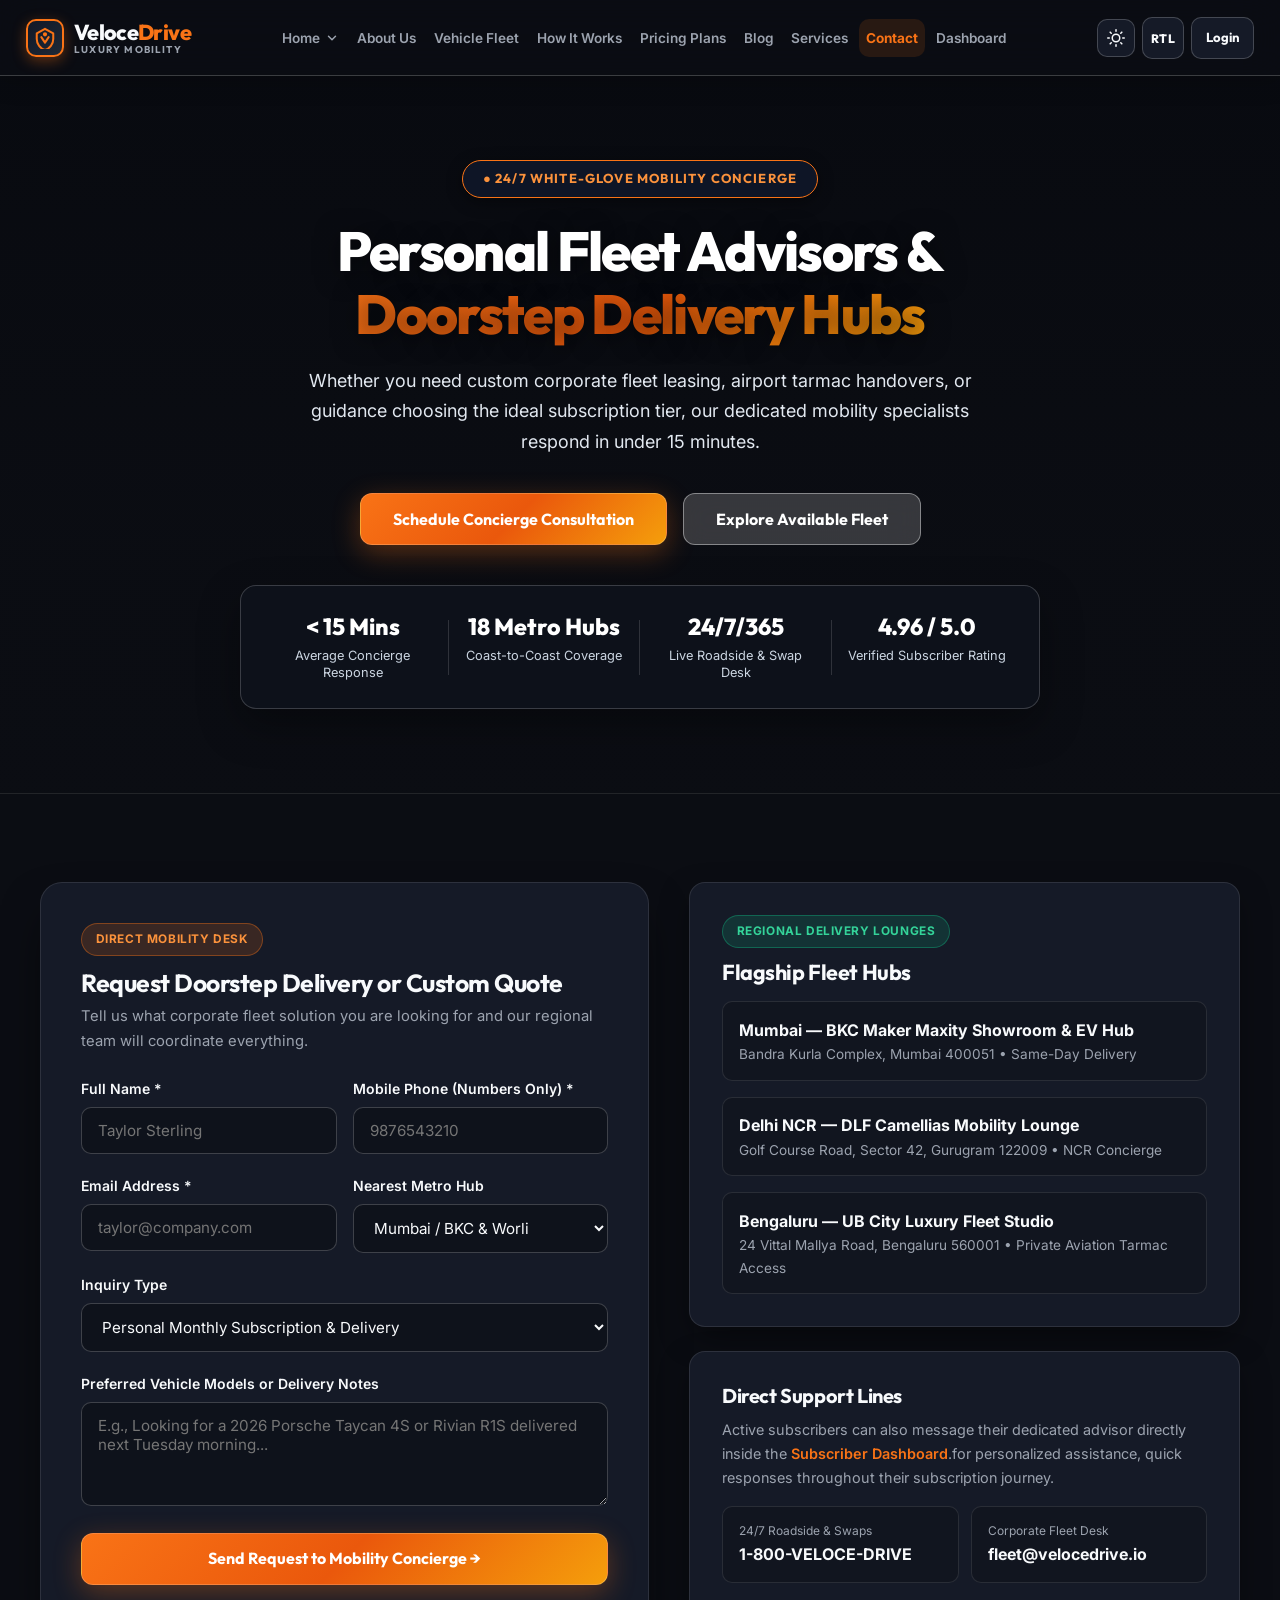
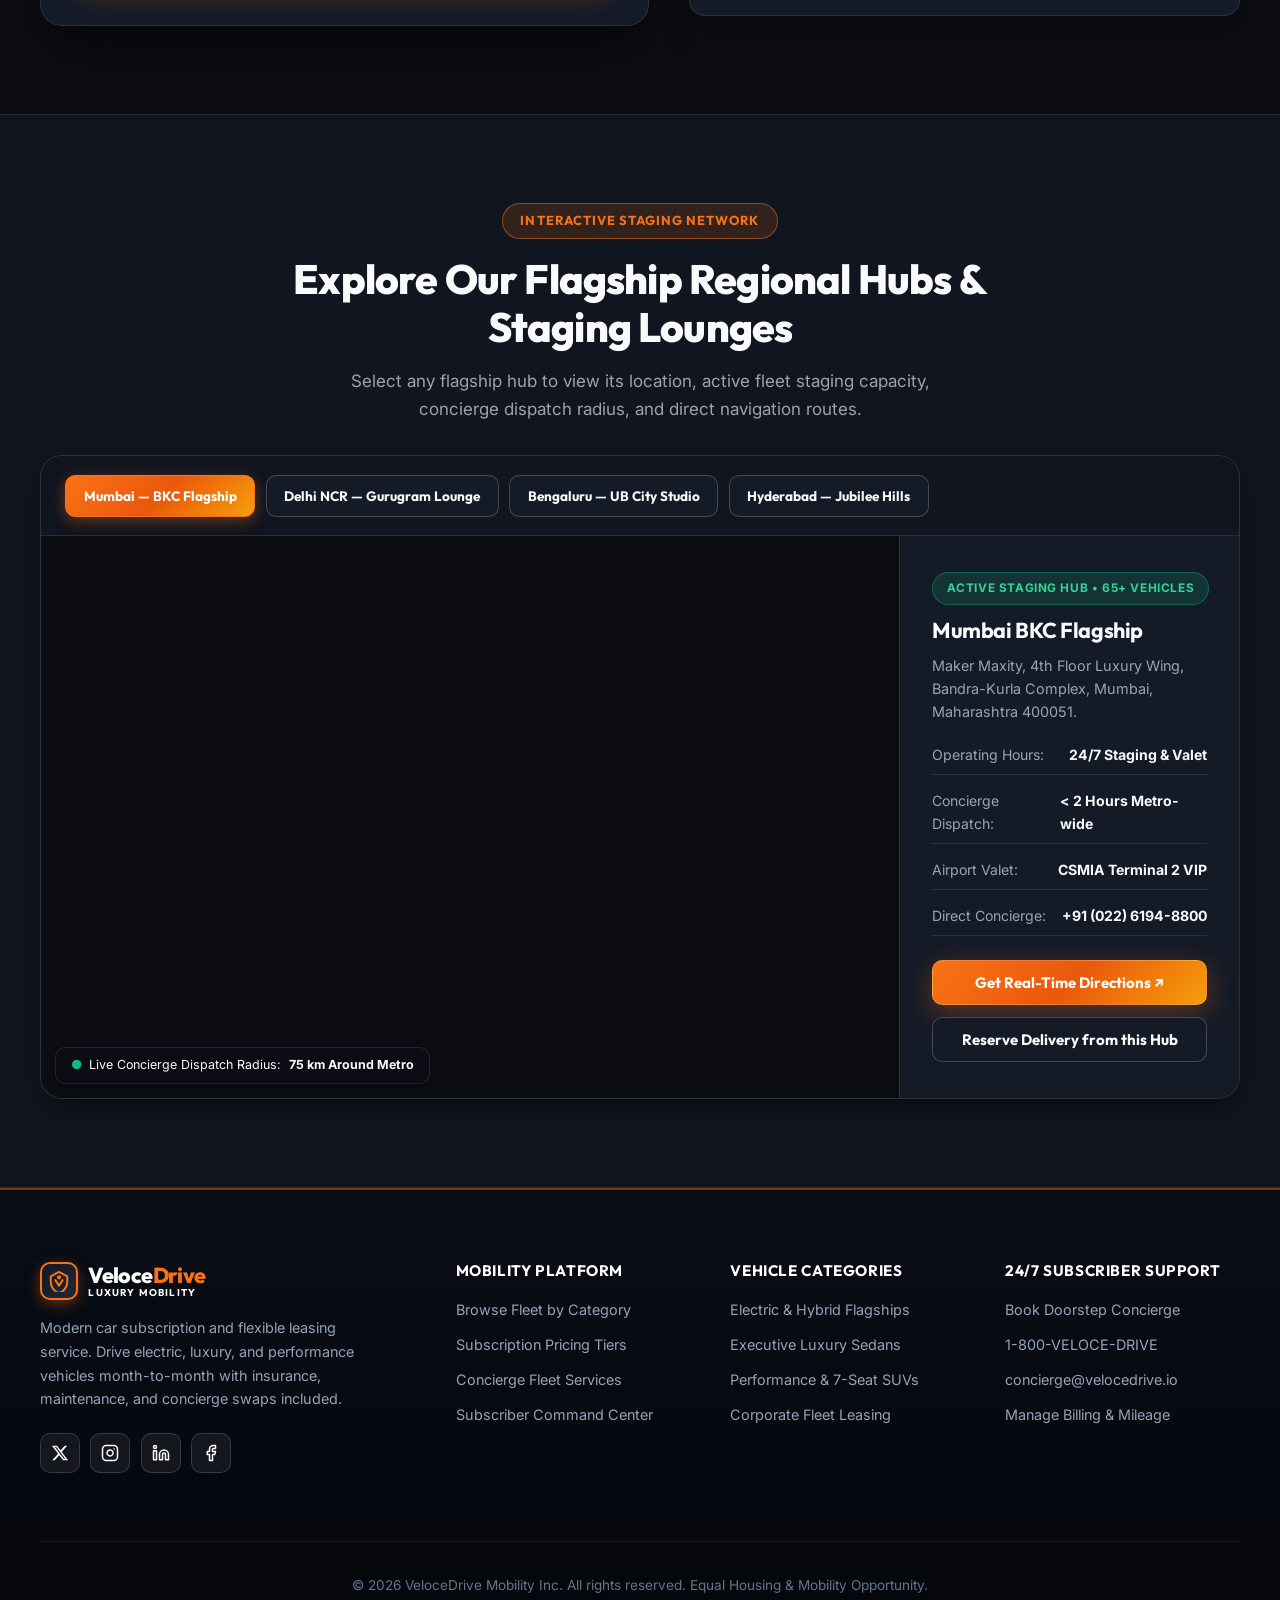
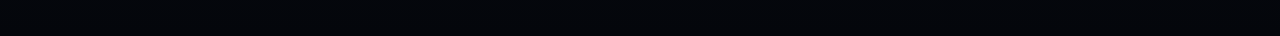
<file: contact.html>
<!DOCTYPE html>
<html lang="en" data-theme="dark">
<head>
  <meta charset="UTF-8" />
  <meta name="viewport" content="width=device-width, initial-scale=1.0" />
  <title>24/7 Mobility Concierge &amp; Hubs — VeloceDrive Car Subscription</title>
  <meta name="description" content="Connect with VeloceDrive's 24/7 White-Glove Mobility Concierge, schedule a doorstep delivery or test drive, or inquire about corporate fleet leasing." />
  <link rel="icon" type="image/svg+xml" href="data:image/svg+xml,%3Csvg xmlns='http://www.w3.org/2000/svg' viewBox='0 0 24 24' fill='none' stroke='%23f97316' stroke-width='2.2' stroke-linecap='round' stroke-linejoin='round'%3E%3Crect width='24' height='24' rx='5' fill='%230b0f19'/%3E%3Cpath d='M12 2.5L3.5 7.2v5.8c0 5.3 3.6 10.2 8.5 11.5 4.9-1.3 8.5-6.2 8.5-11.5V7.2L12 2.5z' fill='%23151d2f' stroke='%23f97316' stroke-width='1.6'/%3E%3Cpath d='M8 11.5l4 5 4-5' stroke='%23ffffff' stroke-width='2.2'/%3E%3Ccircle cx='12' cy='7.8' r='1.6' fill='%23f97316' stroke='none'/%3E%3C/svg%3E" />
  <link rel="stylesheet" href="assets/css/style.css" />
</head>
<body>

  <!-- ==================== STICKY & ALIGNED SITE HEADER ==================== -->
  <header class="site-header">
    <div class="container nav-wrapper">
      <a href="index.html" class="brand-logo">
        <span class="brand-icon">
          <svg viewBox="0 0 24 24" fill="none" stroke="currentColor" stroke-width="2.2" stroke-linecap="round" stroke-linejoin="round">
            <path d="M12 2L3 7v6c0 5.55 3.84 10.74 9 12 5.16-1.26 9-6.45 9-12V7l-9-5z"></path>
            <path d="M8 11l4 6 4-6"></path>
            <circle cx="12" cy="8" r="1.2" fill="currentColor"></circle>
          </svg>
        </span>
        <span class="brand-logo-text">
          <span>Veloce<span class="accent">Drive</span></span>
          <span class="brand-logo-sub">Luxury Mobility</span>
        </span>
      </a>

      <nav class="nav-menu" id="navMenu">
        <div class="nav-dropdown">
          <button type="button" class="nav-dropdown-toggle nav-link" id="homeDropdownBtn" aria-expanded="false" aria-haspopup="true">
            <span>Home</span>
            <svg class="dropdown-arrow" width="14" height="14" viewBox="0 0 24 24" fill="none" stroke="currentColor" stroke-width="2.5" stroke-linecap="round" stroke-linejoin="round"><polyline points="6 9 12 15 18 9"></polyline></svg>
          </button>
          <div class="nav-dropdown-menu" id="homeDropdownMenu" aria-labelledby="homeDropdownBtn">
            <a href="index.html" class="dropdown-item">
              <div class="dropdown-item-icon">
                <svg width="16" height="16" viewBox="0 0 24 24" fill="none" stroke="currentColor" stroke-width="2"><path d="M3 9l9-7 9 7v11a2 2 0 0 1-2 2H5a2 2 0 0 1-2-2z"></path><polyline points="9 22 9 12 15 12 15 22"></polyline></svg>
              </div>
              <div class="dropdown-item-text">
                <span class="dropdown-title">Home 1</span>
                <span class="dropdown-sub">Signature Showcase</span>
              </div>
            </a>
            <a href="home2.html" class="dropdown-item">
              <div class="dropdown-item-icon">
                <svg width="16" height="16" viewBox="0 0 24 24" fill="none" stroke="currentColor" stroke-width="2"><rect x="3" y="3" width="7" height="7"></rect><rect x="14" y="3" width="7" height="7"></rect><rect x="14" y="14" width="7" height="7"></rect><rect x="3" y="14" width="7" height="7"></rect></svg>
              </div>
              <div class="dropdown-item-text">
                <span class="dropdown-title">Home 2</span>
                <span class="dropdown-sub">Executive Edition</span>
              </div>
            </a>
          </div>
        </div>
        <a href="about.html" class="nav-link">About Us</a>
        <a href="fleet.html" class="nav-link">Vehicle Fleet</a>
        <a href="how-it-works.html" class="nav-link">How It Works</a>
        <a href="pricing.html" class="nav-link">Pricing Plans</a>
        <a href="blog.html" class="nav-link">Blog</a>
        <a href="services.html" class="nav-link">Services</a>
        <a href="contact.html" class="nav-link active">Contact</a>
        <a href="dashboard.html" class="nav-link">Dashboard</a>
        <div class="mobile-nav-actions">
          <a href="login.html" class="btn btn-primary btn-sm btn-block">Sign In / Login</a>
        </div>
      </nav>

      <div class="nav-actions">
        <button class="theme-toggle-btn" type="button" aria-label="Toggle color theme"></button>
        <button class="rtl-toggle-btn" id="rtlToggleBtn" type="button" aria-label="Toggle text direction" title="Toggle RTL / LTR layout">RTL</button>
        <a href="login.html" class="btn btn-outline btn-sm">Login</a>
        <button class="mobile-menu-btn" id="mobileMenuBtn" type="button" aria-label="Open menu">
          <svg width="20" height="20" viewBox="0 0 24 24" fill="none" stroke="currentColor" stroke-width="2"><line x1="3" y1="6" x2="21" y2="6"></line><line x1="3" y1="12" x2="21" y2="12"></line><line x1="3" y1="18" x2="21" y2="18"></line></svg>
        </button>
      </div>
    </div>
  </header>

  <!-- ==================== CONSISTENT CENTER-ALIGNED HERO SECTION WITH RELEVANT BACKGROUND IMAGE ==================== -->
  <section class="hero-section hero-contact">
    <div class="container hero-container">
      <span class="hero-badge">
        <span>● 24/7 White-Glove Mobility Concierge</span>
      </span>
      <h1 class="hero-title">Personal Fleet Advisors &amp; <span class="text-gradient">Doorstep Delivery Hubs</span></h1>
      <p class="hero-subtitle">
        Whether you need custom corporate fleet leasing, airport tarmac handovers, or guidance choosing the ideal subscription tier, our dedicated mobility specialists respond in under 15 minutes.
      </p>
      <div class="hero-actions">
        <a href="#conciergeRequestSection" class="btn btn-primary btn-lg">Schedule Concierge Consultation</a>
        <a href="fleet.html" class="btn btn-hero-glass btn-lg">Explore Available Fleet</a>
      </div>
      <div class="hero-metrics">
        <div class="hero-metric-item">
          <span class="hero-metric-value">&lt; 15 Mins</span>
          <span class="hero-metric-label">Average Concierge Response</span>
        </div>
        <div class="hero-metric-item">
          <span class="hero-metric-value">18 Metro Hubs</span>
          <span class="hero-metric-label">Coast-to-Coast Coverage</span>
        </div>
        <div class="hero-metric-item">
          <span class="hero-metric-value">24/7/365</span>
          <span class="hero-metric-label">Live Roadside &amp; Swap Desk</span>
        </div>
        <div class="hero-metric-item">
          <span class="hero-metric-value">4.96 / 5.0</span>
          <span class="hero-metric-label">Verified Subscriber Rating</span>
        </div>
      </div>
    </div>
  </section>

  <!-- ==================== CONCIERGE REQUEST & REGIONAL HUBS ==================== -->
  <section id="conciergeRequestSection">
    <div class="container">
      <div class="auth-layout">
        <!-- Left: Concierge Booking Form -->
        <div class="auth-card">
          <span class="badge badge-blue" style="margin-bottom: 0.75rem;">Direct Mobility Desk</span>
          <h2 style="font-size: 1.55rem; margin-bottom: 0.45rem;">Request Doorstep Delivery or Custom Quote</h2>
          <p style="font-size: 0.925rem; color: var(--text-secondary); margin-bottom: 1.5rem;">
            Tell us what  corporate fleet solution you are looking for and our regional team will coordinate everything.
          </p>

          <form id="conciergeForm" novalidate>
            <div class="grid-2" style="gap: 1rem;">
              <div class="form-group">
                <label class="form-label" for="concName">Full Name *</label>
                <input type="text" id="concName" class="form-input" placeholder="Taylor Sterling" required data-validate="name" pattern="[A-Za-z\s]{2,50}" title="Letters alone should be entered" autocomplete="name" />
              </div>
              <div class="form-group">
                <label class="form-label" for="concPhone">Mobile Phone (Numbers Only) *</label>
                <input type="tel" id="concPhone" class="form-input" placeholder="9876543210" required data-validate="phone" pattern="[0-9]{10,15}" title="Numbers alone should be entered (at least 10 digits)" inputmode="numeric" autocomplete="tel" />
              </div>
            </div>

            <div class="grid-2" style="gap: 1rem;">
              <div class="form-group">
                <label class="form-label" for="concEmail">Email Address *</label>
                <input type="email" id="concEmail" class="form-input" placeholder="taylor@company.com" required data-validate="email" pattern="[a-zA-Z0-9._%+\-]+@[a-zA-Z0-9.\-]+\.[a-zA-Z]{2,}" title="Please enter a valid email address (e.g. name@domain.com)" autocomplete="email" />
              </div>
              <div class="form-group">
                <label class="form-label" for="concHub">Nearest Metro Hub</label>
                <select id="concHub" class="form-input">
                  <option>Mumbai / BKC &amp; Worli</option>
                  <option>Delhi NCR / Gurugram CyberHub</option>
                  <option>Bengaluru / UB City &amp; Indiranagar</option>
                  <option>Hyderabad / Jubilee Hills &amp; HITEC</option>
                  <option>Chennai / Boat Club &amp; OMR</option>
                  <option>Pune / Koregaon Park</option>
                </select>
              </div>
            </div>

            <div class="form-group">
              <label class="form-label" for="concTopic">Inquiry Type</label>
              <select id="concTopic" class="form-input">
                <option>Personal Monthly Subscription &amp; Delivery</option>
                <option>Corporate / Executive Multi-Vehicle Leasing</option>
                <option>Airport Tarmac Arrival Handover</option>
                <option>Existing Subscriber Vehicle Swap Assistance</option>
              </select>
            </div>

            <div class="form-group">
              <label class="form-label" for="concNotes">Preferred Vehicle Models or Delivery Notes</label>
              <textarea id="concNotes" class="form-input" rows="4" placeholder="E.g., Looking for a 2026 Porsche Taycan 4S or Rivian R1S delivered next Tuesday morning..."></textarea>
            </div>

            <button type="submit" class="btn btn-primary btn-block btn-lg">Send Request to Mobility Concierge →</button>
          </form>
        </div>

        <!-- Right: Flagship Showrooms & Direct Channels -->
        <div style="display: flex; flex-direction: column; gap: 1.5rem;">
          <div class="card">
            <span class="badge badge-emerald" style="margin-bottom: 0.75rem;">Regional Delivery Lounges</span>
            <h3 style="font-size: 1.35rem; margin-bottom: 1rem;">Flagship Fleet Hubs</h3>

            <div style="display: flex; flex-direction: column; gap: 1rem;">
              <div class="addon-toggle-row" style="margin: 0; flex-direction: column; align-items: flex-start;">
                <strong style="color: var(--text-primary);">Mumbai — BKC Maker Maxity Showroom &amp; EV Hub</strong>
                <span style="font-size: 0.85rem; color: var(--text-secondary);">Bandra Kurla Complex, Mumbai 400051 • Same-Day Delivery</span>
              </div>
              <div class="addon-toggle-row" style="margin: 0; flex-direction: column; align-items: flex-start;">
                <strong style="color: var(--text-primary);">Delhi NCR — DLF Camellias Mobility Lounge</strong>
                <span style="font-size: 0.85rem; color: var(--text-secondary);">Golf Course Road, Sector 42, Gurugram 122009 • NCR Concierge</span>
              </div>
              <div class="addon-toggle-row" style="margin: 0; flex-direction: column; align-items: flex-start;">
                <strong style="color: var(--text-primary);">Bengaluru — UB City Luxury Fleet Studio</strong>
                <span style="font-size: 0.85rem; color: var(--text-secondary);">24 Vittal Mallya Road, Bengaluru 560001 • Private Aviation Tarmac Access</span>
              </div>
            </div>
          </div>

          <div class="card">
            <h3 style="font-size: 1.25rem; margin-bottom: 0.65rem;">Direct Support Lines</h3>
            <p style="font-size: 0.9rem; color: var(--text-secondary); margin-bottom: 1rem;">
              Active subscribers can also message their dedicated advisor directly inside the <a href="dashboard.html" style="color: var(--accent-primary); font-weight: 600;">Subscriber Dashboard</a>.for personalized assistance, quick responses throughout their subscription journey.
            </p>
            <div class="grid-2" style="gap: 0.75rem;">
              <div class="addon-toggle-row" style="margin: 0; flex-direction: column; align-items: flex-start;">
                <span style="font-size: 0.75rem; color: var(--text-secondary);">24/7 Roadside &amp; Swaps</span>
                <strong>1-800-VELOCE-DRIVE</strong>
              </div>
              <div class="addon-toggle-row" style="margin: 0; flex-direction: column; align-items: flex-start;">
                <span style="font-size: 0.75rem; color: var(--text-secondary);">Corporate Fleet Desk</span>
                <strong>fleet@velocedrive.io</strong>
              </div>
            </div>
          </div>
        </div>
      </div>
    </div>
  </section>

  <!-- ==================== INTERACTIVE REGIONAL HUBS MAP ==================== -->
  <section id="hubsMapSection" class="section-alt" style="border-top: 1px solid var(--border-color); border-bottom: 1px solid var(--border-color);">
    <div class="container">
      <div class="section-header" style="text-align: center; margin-bottom: 2rem;">
        <span class="section-tag">Interactive Staging Network</span>
        <h2 class="section-title">Explore Our Flagship Regional Hubs &amp; Staging Lounges</h2>
        <p class="section-desc">
          Select any flagship hub to view its location, active fleet staging capacity, concierge dispatch radius, and direct navigation routes.
        </p>
      </div>

      <div class="map-card-wrapper">
        <!-- Hub Switcher Buttons -->
        <div class="map-hub-switcher" id="mapHubSwitcher">
          <button type="button" class="btn btn-sm btn-primary map-hub-btn active" data-hub="mumbai">Mumbai — BKC Flagship</button>
          <button type="button" class="btn btn-sm btn-outline map-hub-btn" data-hub="delhi">Delhi NCR — Gurugram Lounge</button>
          <button type="button" class="btn btn-sm btn-outline map-hub-btn" data-hub="bengaluru">Bengaluru — UB City Studio</button>
          <button type="button" class="btn btn-sm btn-outline map-hub-btn" data-hub="hyderabad">Hyderabad — Jubilee Hills</button>
        </div>

        <div class="grid-map-layout">
          <!-- Interactive Map Iframe Container -->
          <div class="map-iframe-container">
            <iframe id="contactMapIframe"
                    title="VeloceDrive Regional Mobility Hub Map"
                    src="https://www.openstreetmap.org/export/embed.html?bbox=72.8258%2C19.0450%2C72.8950%2C19.0850&amp;layer=mapnik&amp;marker=19.0657%2C72.8642"
                    loading="lazy"></iframe>
            <div class="map-radius-badge">
              <span style="color: var(--accent-emerald); font-weight: 800;">●</span> Live Concierge Dispatch Radius: <strong>75 km Around Metro</strong>
            </div>
          </div>

          <!-- Active Hub Details Sidebar -->
          <div class="map-hub-details-sidebar" id="mapHubDetails">
            <div>
              <span class="badge badge-emerald" id="hubBadge" style="margin-bottom: 0.85rem;">Active Staging Hub • 65+ Vehicles</span>
              <h3 id="hubTitle" style="font-size: 1.35rem; margin-bottom: 0.65rem;">Mumbai BKC Flagship</h3>
              <p id="hubAddress" style="font-size: 0.9rem; color: var(--text-secondary); line-height: 1.6; margin-bottom: 1.25rem;">
                Maker Maxity, 4th Floor Luxury Wing, Bandra-Kurla Complex, Mumbai, Maharashtra 400051.
              </p>

              <div style="display: flex; flex-direction: column; gap: 0.85rem; margin-bottom: 1.5rem; font-size: 0.88rem;">
                <div style="display: flex; justify-content: space-between; border-bottom: 1px solid var(--border-color); padding-bottom: 0.5rem;">
                  <span style="color: var(--text-secondary);">Operating Hours:</span>
                  <strong id="hubHours">24/7 Staging &amp; Valet</strong>
                </div>
                <div style="display: flex; justify-content: space-between; border-bottom: 1px solid var(--border-color); padding-bottom: 0.5rem;">
                  <span style="color: var(--text-secondary);">Concierge Dispatch:</span>
                  <strong id="hubDispatch">&lt; 2 Hours Metro-wide</strong>
                </div>
                <div style="display: flex; justify-content: space-between; border-bottom: 1px solid var(--border-color); padding-bottom: 0.5rem;">
                  <span style="color: var(--text-secondary);">Airport Valet:</span>
                  <strong id="hubAirport">CSMIA Terminal 2 VIP</strong>
                </div>
                <div style="display: flex; justify-content: space-between; border-bottom: 1px solid var(--border-color); padding-bottom: 0.5rem;">
                  <span style="color: var(--text-secondary);">Direct Concierge:</span>
                  <strong id="hubPhone">+91 (022) 6194-8800</strong>
                </div>
              </div>
            </div>

            <div style="display: flex; flex-direction: column; gap: 0.75rem;">
              <a id="hubDirectionsLink" href="https://www.google.com/maps/search/?api=1&query=Maker+Maxity+Bandra+Kurla+Complex+Mumbai" target="_blank" rel="noopener noreferrer" class="btn btn-primary btn-block">
                Get Real-Time Directions ↗
              </a>
              <a href="#conciergeRequestSection" class="btn btn-outline btn-block">
                Reserve Delivery from this Hub
              </a>
            </div>
          </div>
        </div>
      </div>
    </div>
  </section>
 

  <!-- ==================== SITE FOOTER ==================== -->
  <footer class="site-footer">
    <div class="container">
      <div class="footer-grid">
        <div>
          <a href="index.html" class="brand-logo" style="margin-bottom: 1rem;">
            <span class="brand-icon">
              <svg viewBox="0 0 24 24" fill="none" stroke="currentColor" stroke-width="2.2" stroke-linecap="round" stroke-linejoin="round">
                <path d="M12 2L3 7v6c0 5.55 3.84 10.74 9 12 5.16-1.26 9-6.45 9-12V7l-9-5z"></path>
                <path d="M8 11l4 6 4-6"></path>
                <circle cx="12" cy="8" r="1.2" fill="currentColor"></circle>
              </svg>
            </span>
            <span class="brand-logo-text">
              <span>Veloce<span class="accent">Drive</span></span>
              <span class="brand-logo-sub">Luxury Mobility</span>
            </span>
          </a>
          <p style="color: var(--text-secondary); font-size: 0.9rem; max-width: 340px; margin-bottom: 1.25rem;">
            Modern car subscription and flexible leasing service. Drive electric, luxury, and performance vehicles month-to-month with insurance, maintenance, and concierge swaps included.
          </p>
          <div class="footer-social-links">
            <a href="https://x.com" target="_blank" rel="noopener noreferrer" class="footer-social-link" aria-label="Follow VeloceDrive on X" title="Follow on X">
              <svg viewBox="0 0 24 24" fill="currentColor"><path d="M18.244 2.25h3.308l-7.227 8.26 8.502 11.24H16.17l-5.214-6.817L4.99 21.75H1.68l7.73-8.835L1.254 2.25H8.08l4.713 6.231zm-1.161 17.52h1.833L7.084 4.126H5.117z"/></svg>
            </a>
            <a href="https://instagram.com" target="_blank" rel="noopener noreferrer" class="footer-social-link" aria-label="Follow VeloceDrive on Instagram" title="Follow on Instagram">
              <svg viewBox="0 0 24 24" fill="none" stroke="currentColor" stroke-width="2" stroke-linecap="round" stroke-linejoin="round"><rect x="2" y="2" width="20" height="20" rx="5" ry="5"></rect><path d="M16 11.37A4 4 0 1 1 12.63 8 4 4 0 0 1 16 11.37z"></path><line x1="17.5" y1="6.5" x2="17.51" y2="6.5"></line></svg>
            </a>
            <a href="https://linkedin.com" target="_blank" rel="noopener noreferrer" class="footer-social-link" aria-label="Connect with VeloceDrive on LinkedIn" title="Connect on LinkedIn">
              <svg viewBox="0 0 24 24" fill="none" stroke="currentColor" stroke-width="2" stroke-linecap="round" stroke-linejoin="round"><path d="M16 8a6 6 0 0 1 6 6v7h-4v-7a2 2 0 0 0-2-2 2 2 0 0 0-2 2v7h-4v-7a6 6 0 0 1 6-6z"></path><rect x="2" y="9" width="4" height="12"></rect><circle cx="4" cy="4" r="2"></circle></svg>
            </a>
            <a href="https://facebook.com" target="_blank" rel="noopener noreferrer" class="footer-social-link" aria-label="Follow VeloceDrive on Facebook" title="Follow on Facebook">
              <svg viewBox="0 0 24 24" fill="none" stroke="currentColor" stroke-width="2" stroke-linecap="round" stroke-linejoin="round"><path d="M18 2h-3a5 5 0 0 0-5 5v3H7v4h3v8h4v-8h3l1-4h-4V7a1 1 0 0 1 1-1h3z"></path></svg>
            </a>
          </div>
        </div>

        <div>
          <h4 class="footer-heading">Mobility Platform</h4>
          <div class="footer-links">
            <a href="fleet.html">Browse Fleet by Category</a>
            <a href="pricing.html">Subscription Pricing Tiers</a>
            <a href="services.html">Concierge Fleet Services</a>
            <a href="dashboard.html">Subscriber Command Center</a>
            
          </div>
        </div>

        <div>
          <h4 class="footer-heading">Vehicle Categories</h4>
          <div class="footer-links">
            <a href="fleet.html">Electric &amp; Hybrid Flagships</a>
            <a href="fleet.html">Executive Luxury Sedans</a>
            <a href="fleet.html">Performance &amp; 7-Seat SUVs</a>
            <a href="pricing.html">Corporate Fleet Leasing</a>
          </div>
        </div>

        <div>
          <h4 class="footer-heading">24/7 Subscriber Support</h4>
          <div class="footer-links">
            <a href="contact.html">Book Doorstep Concierge</a>
            <a href="contact.html">1-800-VELOCE-DRIVE</a>
            <a href="contact.html">concierge@velocedrive.io</a>
            <a href="dashboard.html">Manage Billing &amp; Mileage</a>
          </div>
        </div>
      </div>

      <div class="footer-bottom">
        <span>&copy; 2026 VeloceDrive Mobility Inc. All rights reserved. Equal Housing &amp; Mobility Opportunity.</span>
      </div>
    </div>
  </footer>

  <script src="assets/js/main.js"></script>
</body>
</html>
</file>
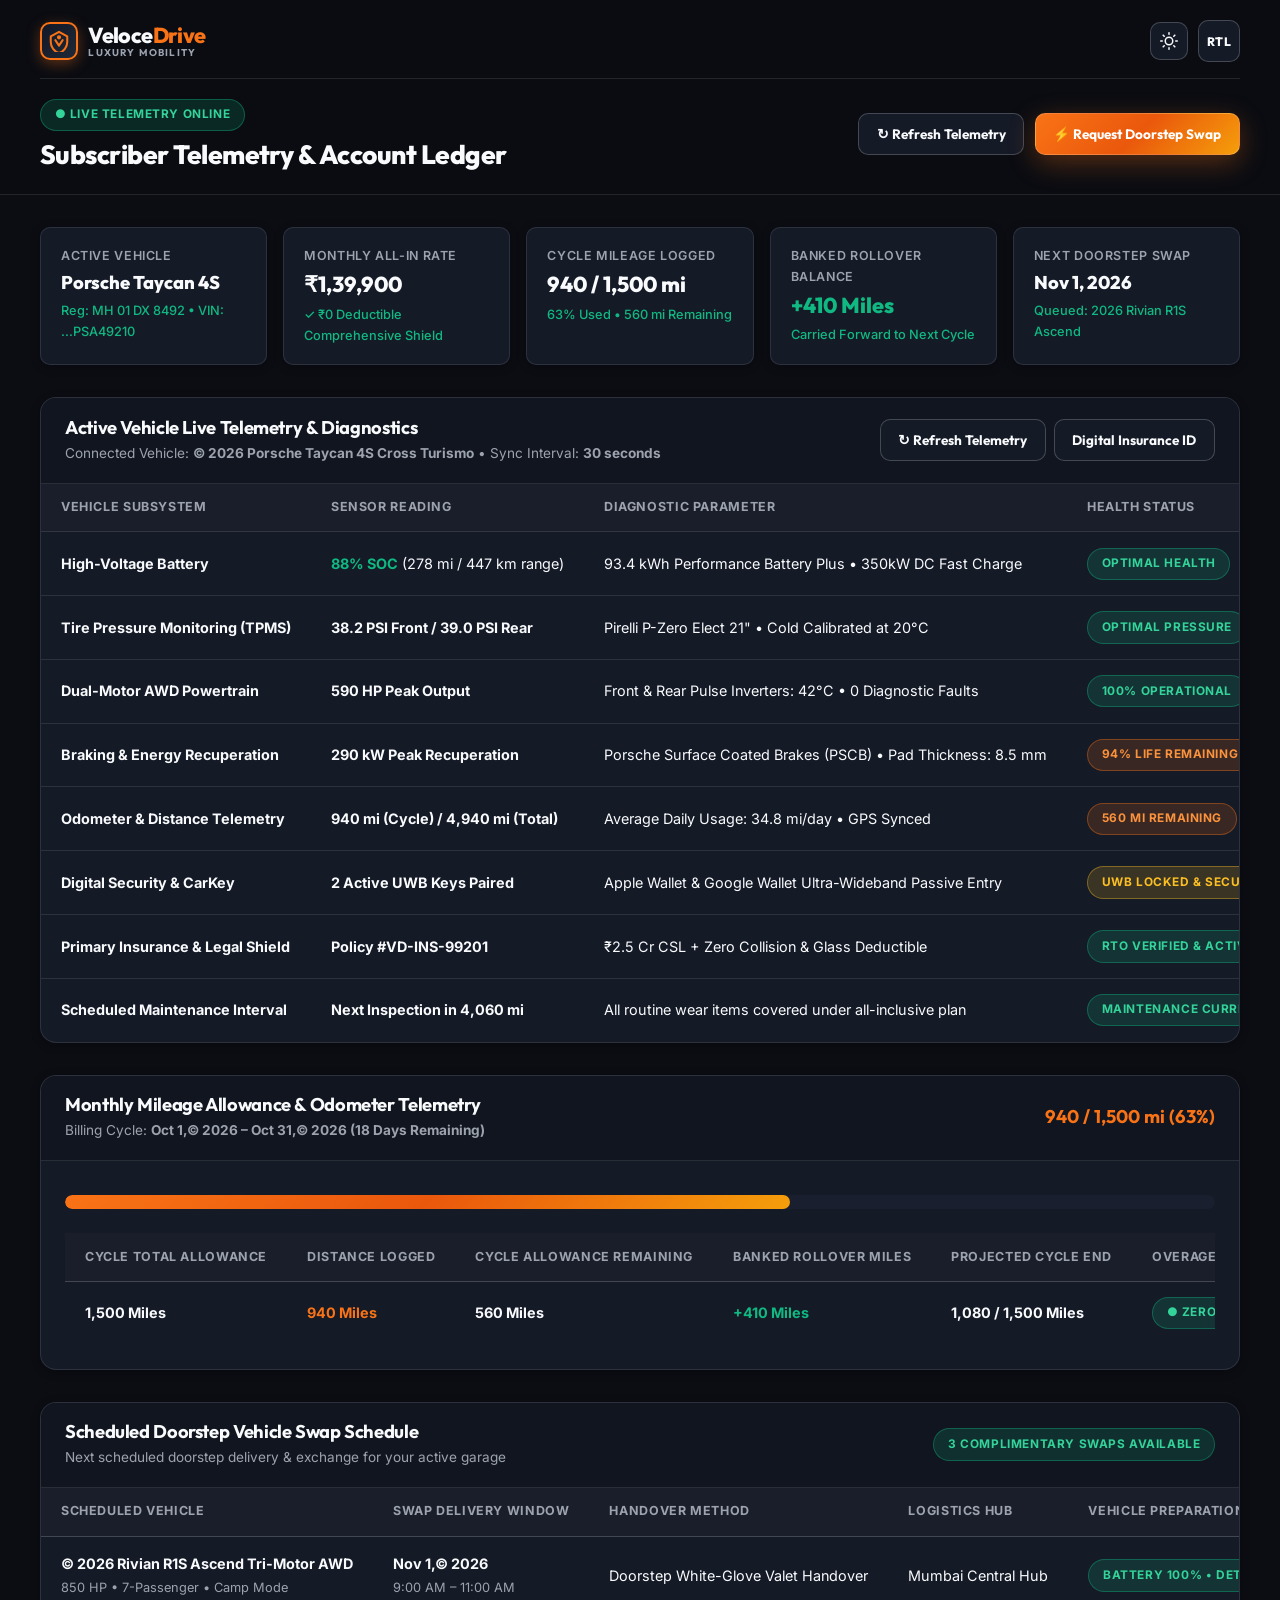
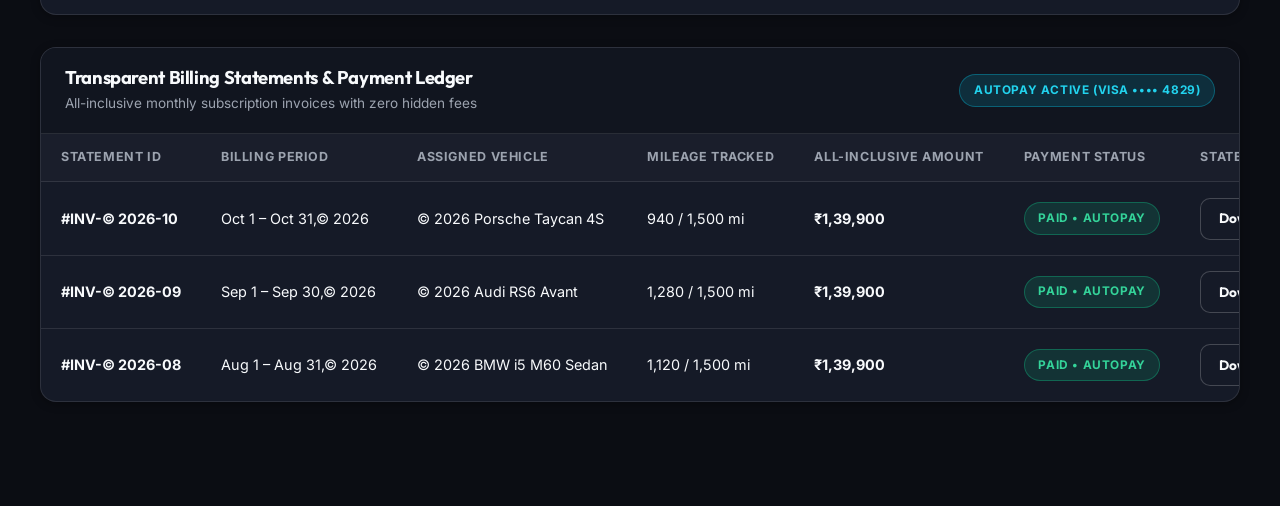
<file: dashboard.html>
<!DOCTYPE html>
<html lang="en" data-theme="dark">
<head>
  <meta charset="UTF-8" />
  <meta name="viewport" content="width=device-width, initial-scale=1.0" />
  <title>Subscriber Dashboard — VeloceDrive Car Subscription</title>
  <meta name="description" content="VeloceDrive Subscriber Command Center for real-time vehicle telemetry, monthly mileage tracking, doorstep swap schedule, and billing history." />
  <link rel="icon" type="image/svg+xml" href="data:image/svg+xml,%3Csvg xmlns='http://www.w3.org/2000/svg' viewBox='0 0 24 24' fill='none' stroke='%23f97316' stroke-width='2.2' stroke-linecap='round' stroke-linejoin='round'%3E%3Crect width='24' height='24' rx='5' fill='%230b0f19'/%3E%3Cpath d='M12 2.5L3.5 7.2v5.8c0 5.3 3.6 10.2 8.5 11.5 4.9-1.3 8.5-6.2 8.5-11.5V7.2L12 2.5z' fill='%23151d2f' stroke='%23f97316' stroke-width='1.6'/%3E%3Cpath d='M8 11.5l4 5 4-5' stroke='%23ffffff' stroke-width='2.2'/%3E%3Ccircle cx='12' cy='7.8' r='1.6' fill='%23f97316' stroke='none'/%3E%3C/svg%3E" />
  <link rel="stylesheet" href="assets/css/style.css" />
</head>
<body class="dashboard-body dashboard-no-header">

  <!-- ==================== SUBSCRIBER TELEMETRY & COMMAND BAR (NO SITE HEADER) ==================== -->
  <div class="dashboard-header-bar" style="border-bottom: 1px solid var(--border-color); padding: 1.25rem 0 1.5rem;">
    <div class="container">
      <!-- Top Brand Crest & Session Controls Strip -->
      <div style="display: flex; justify-content: space-between; align-items: center; flex-wrap: wrap; gap: 1rem; margin-bottom: 1.25rem; padding-bottom: 1rem; border-bottom: 1px solid var(--border-color);">
        <a href="index.html" class="brand-logo" title="Back to VeloceDrive Home">
          <span class="brand-icon">
            <svg viewBox="0 0 24 24" fill="none" stroke="currentColor" stroke-width="2.2" stroke-linecap="round" stroke-linejoin="round">
              <path d="M12 2L3 7v6c0 5.55 3.84 10.74 9 12 5.16-1.26 9-6.45 9-12V7l-9-5z"></path>
              <path d="M8 11l4 6 4-6"></path>
              <circle cx="12" cy="8" r="1.2" fill="currentColor"></circle>
            </svg>
          </span>
          <span class="brand-logo-text">
            <span>Veloce<span class="accent">Drive</span></span>
            <span class="brand-logo-sub">Luxury Mobility</span>
          </span>
        </a>

        <div class="dashboard-top-controls">
          <button class="theme-toggle-btn" type="button" aria-label="Toggle color theme" title="Toggle theme"></button>
          <button class="rtl-toggle-btn" id="rtlToggleBtn" type="button" aria-label="Toggle text direction" title="Toggle RTL / LTR layout">RTL</button>
        </div>
      </div>

      <!-- Live Telemetry Status & Primary Actions -->
      <div style="display: flex; justify-content: space-between; align-items: center; flex-wrap: wrap; gap: 1rem;">
        <div>
          <span class="badge badge-emerald" style="margin-bottom: 0.45rem;">● Live Telemetry Online</span>
          <h1 style="font-size: 1.65rem; font-weight: 800; margin: 0;">Subscriber Telemetry &amp; Account Ledger</h1>
        </div>
        <div class="dashboard-header-actions" style="display: flex; align-items: center; flex-wrap: wrap; gap: 0.65rem;">
          <button type="button" class="btn btn-outline btn-sm" onclick="showToast('Vehicle telemetry refreshed from CAN bus.', 'info');">↻ Refresh Telemetry</button>
          <a href="#swapSection" class="btn btn-primary btn-sm" onclick="showToast('Doorstep vehicle swap queued for next billing cycle.', 'success'); return false;">⚡ Request Doorstep Swap</a>
        </div>
      </div>
    </div>
  </div>

  <!-- ==================== MAIN DASHBOARD DATA CONTENT (RELATED DATAS ONLY) ==================== -->
  <main class="dashboard-content-section" style="padding-top: 0;">
    <div class="container">

      <!-- KEY SUBSCRIBER METRICS STRIP (RELATED DATA ONLY) -->
      <div class="data-metrics-strip">
        <div class="data-metric-box">
          <span class="data-metric-label">Active Vehicle</span>
          <div class="data-metric-val" style="font-size: 1.15rem;">Porsche Taycan 4S</div>
          <span class="data-metric-sub">Reg: MH 01 DX 8492 • VIN: ...PSA49210</span>
        </div>

        <div class="data-metric-box">
          <span class="data-metric-label">Monthly All-In Rate</span>
          <div class="data-metric-val">₹1,39,900</div>
          <span class="data-metric-sub">✓ ₹0 Deductible Comprehensive Shield</span>
        </div>

        <div class="data-metric-box">
          <span class="data-metric-label">Cycle Mileage Logged</span>
          <div class="data-metric-val">940 / 1,500 mi</div>
          <span class="data-metric-sub">63% Used • 560 mi Remaining</span>
        </div>

        <div class="data-metric-box">
          <span class="data-metric-label">Banked Rollover Balance</span>
          <div class="data-metric-val" style="color: var(--accent-emerald);">+410 Miles</div>
          <span class="data-metric-sub">Carried Forward to Next Cycle</span>
        </div>

        <div class="data-metric-box">
          <span class="data-metric-label">Next Doorstep Swap</span>
          <div class="data-metric-val" style="font-size: 1.15rem;">Nov 1, 2026</div>
          <span class="data-metric-sub">Queued: 2026 Rivian R1S Ascend</span>
        </div>
      </div>

      <!-- 1. LIVE ACTIVE VEHICLE TELEMETRY & DIAGNOSTICS DATA TABLE -->
      <div class="data-table-card">
        <div class="data-table-header">
          <div>
            <h2>Active Vehicle Live Telemetry &amp; Diagnostics</h2>
            <div style="font-size: 0.85rem; color: var(--text-secondary); margin-top: 0.2rem;">
              Connected Vehicle: <strong>&copy; 2026 Porsche Taycan 4S Cross Turismo</strong> • Sync Interval: <strong>30 seconds</strong>
            </div>
          </div>
          <div style="display: flex; gap: 0.5rem; align-items: center;">
            <button type="button" class="btn btn-outline btn-sm" onclick="showToast('Vehicle telemetry refreshed from vehicle CAN bus.', 'info');">↻ Refresh Telemetry</button>
            <button type="button" class="btn btn-outline btn-sm" onclick="showToast('Digital Insurance ID Card downloaded.', 'info');">Digital Insurance ID</button>
          </div>
        </div>

        <div class="telemetry-table-wrapper">
          <table class="telemetry-table">
            <thead>
              <tr>
                <th>Vehicle Subsystem</th>
                <th>Sensor Reading</th>
                <th>Diagnostic Parameter</th>
                <th>Health Status</th>
              </tr>
            </thead>
            <tbody>
              <tr>
                <td><strong>High-Voltage Battery</strong></td>
                <td><strong style="color: var(--accent-emerald);">88% SOC</strong> (278 mi / 447 km range)</td>
                <td>93.4 kWh Performance Battery Plus • 350kW DC Fast Charge</td>
                <td><span class="badge badge-emerald">Optimal Health</span></td>
              </tr>
              <tr>
                <td><strong>Tire Pressure Monitoring (TPMS)</strong></td>
                <td><strong>38.2 PSI Front / 39.0 PSI Rear</strong></td>
                <td>Pirelli P-Zero Elect 21" • Cold Calibrated at 20°C</td>
                <td><span class="badge badge-emerald">Optimal Pressure</span></td>
              </tr>
              <tr>
                <td><strong>Dual-Motor AWD Powertrain</strong></td>
                <td><strong>590 HP Peak Output</strong></td>
                <td>Front &amp; Rear Pulse Inverters: 42°C • 0 Diagnostic Faults</td>
                <td><span class="badge badge-emerald">100% Operational</span></td>
              </tr>
              <tr>
                <td><strong>Braking &amp; Energy Recuperation</strong></td>
                <td><strong>290 kW Peak Recuperation</strong></td>
                <td>Porsche Surface Coated Brakes (PSCB) • Pad Thickness: 8.5 mm</td>
                <td><span class="badge badge-blue">94% Life Remaining</span></td>
              </tr>
              <tr>
                <td><strong>Odometer &amp; Distance Telemetry</strong></td>
                <td><strong>940 mi (Cycle) / 4,940 mi (Total)</strong></td>
                <td>Average Daily Usage: 34.8 mi/day • GPS Synced</td>
                <td><span class="badge badge-blue">560 mi Remaining</span></td>
              </tr>
              <tr>
                <td><strong>Digital Security &amp; CarKey</strong></td>
                <td><strong>2 Active UWB Keys Paired</strong></td>
                <td>Apple Wallet &amp; Google Wallet Ultra-Wideband Passive Entry</td>
                <td><span class="badge badge-amber">UWB Locked &amp; Secured</span></td>
              </tr>
              <tr>
                <td><strong>Primary Insurance &amp; Legal Shield</strong></td>
                <td><strong>Policy #VD-INS-99201</strong></td>
                <td>₹2.5 Cr CSL + Zero Collision &amp; Glass Deductible</td>
                <td><span class="badge badge-emerald">RTO Verified &amp; Active</span></td>
              </tr>
              <tr>
                <td><strong>Scheduled Maintenance Interval</strong></td>
                <td><strong>Next Inspection in 4,060 mi</strong></td>
                <td>All routine wear items covered under all-inclusive plan</td>
                <td><span class="badge badge-emerald">Maintenance Current</span></td>
              </tr>
            </tbody>
          </table>
        </div>
      </div>

      <!-- 2. MONTHLY MILEAGE ALLOWANCE & CYCLE TELEMETRY -->
      <div class="data-table-card">
        <div class="data-table-header">
          <div>
            <h2>Monthly Mileage Allowance &amp; Odometer Telemetry</h2>
            <div style="font-size: 0.85rem; color: var(--text-secondary); margin-top: 0.2rem;">
              Billing Cycle: <strong>Oct 1,&copy; 2026 – Oct 31,&copy; 2026 (18 Days Remaining)</strong>
            </div>
          </div>
          <strong style="font-family: var(--font-heading); font-size: 1.15rem; color: var(--accent-primary);">940 / 1,500 mi (63%)</strong>
        </div>

        <div style="padding: 1.5rem;">
          <div class="progress-bar-track" style="height: 14px; margin-bottom: 1.5rem;">
            <div class="progress-bar-fill" style="width: 63%;"></div>
          </div>

          <div class="telemetry-table-wrapper">
            <table class="telemetry-table">
              <thead>
                <tr>
                  <th>Cycle Total Allowance</th>
                  <th>Distance Logged</th>
                  <th>Cycle Allowance Remaining</th>
                  <th>Banked Rollover Miles</th>
                  <th>Projected Cycle End</th>
                  <th>Overage Risk</th>
                </tr>
              </thead>
              <tbody>
                <tr>
                  <td><strong>1,500 Miles</strong></td>
                  <td><strong style="color: var(--accent-primary);">940 Miles</strong></td>
                  <td><strong>560 Miles</strong></td>
                  <td><strong style="color: var(--accent-emerald);">+410 Miles</strong></td>
                  <td><strong>1,080 / 1,500 Miles</strong></td>
                  <td><span class="badge badge-emerald" style="white-space: nowrap !important; display: inline-flex; align-items: center;">● Zero Overage • Under Cap</span></td>
                </tr>
              </tbody>
            </table>
          </div>
        </div>
      </div>

      <!-- 3. SCHEDULED DOORSTEP VEHICLE SWAP DATA -->
      <div class="data-table-card">
        <div class="data-table-header">
          <div>
            <h2>Scheduled Doorstep Vehicle Swap Schedule</h2>
            <div style="font-size: 0.85rem; color: var(--text-secondary); margin-top: 0.2rem;">
              Next scheduled doorstep delivery &amp; exchange for your active garage
            </div>
          </div>
          <span class="badge badge-emerald">3 Complimentary Swaps Available</span>
        </div>

        <div class="telemetry-table-wrapper">
          <table class="telemetry-table">
            <thead>
              <tr>
                <th>Scheduled Vehicle</th>
                <th>Swap Delivery Window</th>
                <th>Handover Method</th>
                <th>Logistics Hub</th>
                <th>Vehicle Preparation</th>
                <th>Reservation Status</th>
              </tr>
            </thead>
            <tbody>
              <tr>
                <td><strong>&copy; 2026 Rivian R1S Ascend Tri-Motor AWD</strong><br><span style="font-size: 0.8rem; color: var(--text-secondary);">850 HP • 7-Passenger • Camp Mode</span></td>
                <td><strong>Nov 1,&copy; 2026</strong><br><span style="font-size: 0.8rem; color: var(--text-secondary);">9:00 AM – 11:00 AM</span></td>
                <td>Doorstep White-Glove Valet Handover</td>
                <td>Mumbai Central Hub</td>
                <td><span class="badge badge-emerald">Battery 100% • Detailed</span></td>
                <td><span class="badge badge-emerald">Confirmed &amp; Dispatched</span></td>
              </tr>
            </tbody>
          </table>
        </div>
      </div>

      <!-- 4. OFFICIAL BILLING STATEMENTS & INVOICES LEDGER -->
      <div class="data-table-card">
        <div class="data-table-header">
          <div>
            <h2>Transparent Billing Statements &amp; Payment Ledger</h2>
            <div style="font-size: 0.85rem; color: var(--text-secondary); margin-top: 0.2rem;">
              All-inclusive monthly subscription invoices with zero hidden fees
            </div>
          </div>
          <span class="badge badge-purple">AutoPay Active (Visa •••• 4829)</span>
        </div>

        <div class="telemetry-table-wrapper">
          <table class="telemetry-table">
            <thead>
              <tr>
                <th>Statement ID</th>
                <th>Billing Period</th>
                <th>Assigned Vehicle</th>
                <th>Mileage Tracked</th>
                <th>All-Inclusive Amount</th>
                <th>Payment Status</th>
                <th>Statement Download</th>
              </tr>
            </thead>
            <tbody>
              <tr>
                <td><strong>#INV-&copy; 2026-10</strong></td>
                <td>Oct 1 – Oct 31,&copy; 2026</td>
                <td>&copy; 2026 Porsche Taycan 4S</td>
                <td>940 / 1,500 mi</td>
                <td><strong>₹1,39,900</strong></td>
                <td><span class="badge badge-emerald">Paid • AutoPay</span></td>
                <td><button type="button" class="btn btn-outline btn-sm download-invoice-btn" data-invoice="INV-&copy; 2026-10">Download PDF</button></td>
              </tr>
              <tr>
                <td><strong>#INV-&copy; 2026-09</strong></td>
                <td>Sep 1 – Sep 30,&copy; 2026</td>
                <td>&copy; 2026 Audi RS6 Avant</td>
                <td>1,280 / 1,500 mi</td>
                <td><strong>₹1,39,900</strong></td>
                <td><span class="badge badge-emerald">Paid • AutoPay</span></td>
                <td><button type="button" class="btn btn-outline btn-sm download-invoice-btn" data-invoice="INV-&copy; 2026-09">Download PDF</button></td>
              </tr>
              <tr>
                <td><strong>#INV-&copy; 2026-08</strong></td>
                <td>Aug 1 – Aug 31,&copy; 2026</td>
                <td>&copy; 2026 BMW i5 M60 Sedan</td>
                <td>1,120 / 1,500 mi</td>
                <td><strong>₹1,39,900</strong></td>
                <td><span class="badge badge-emerald">Paid • AutoPay</span></td>
                <td><button type="button" class="btn btn-outline btn-sm download-invoice-btn" data-invoice="INV-&copy; 2026-08">Download PDF</button></td>
              </tr>
            </tbody>
          </table>
        </div>
      </div>

    </div>
  </main>

  <script src="assets/js/main.js"></script>
</body>
</html>
</file>
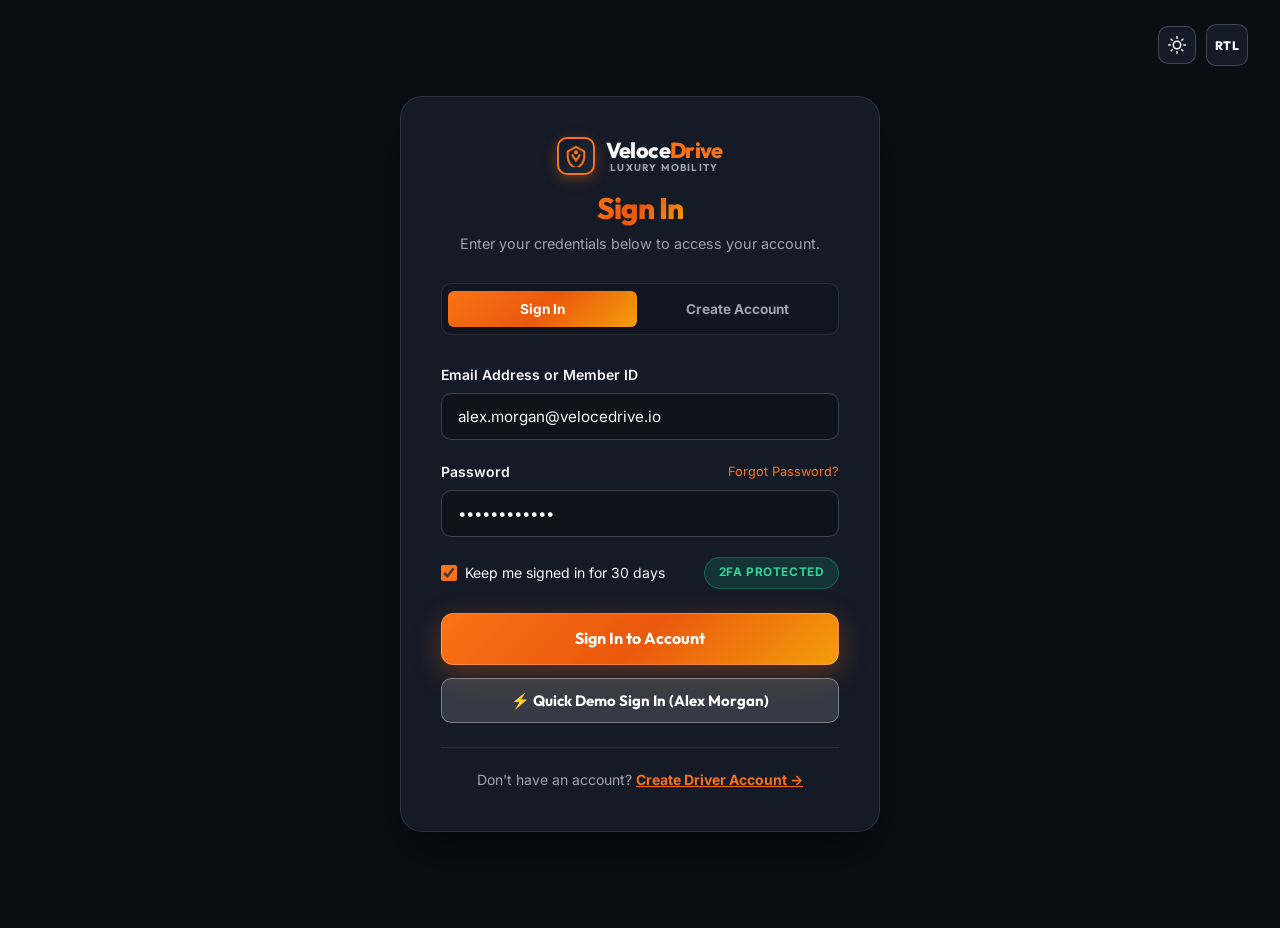
<file: login.html>
<!DOCTYPE html>
<html lang="en" data-theme="dark">
<head>
  <meta charset="UTF-8" />
  <meta name="viewport" content="width=device-width, initial-scale=1.0" />
  <title>Login — VeloceDrive Car Subscription</title>
  <meta name="description" content="Sign in to your VeloceDrive account to manage your active vehicle, track mileage, or enroll as a new verified driver." />
  <link rel="icon" type="image/svg+xml" href="data:image/svg+xml,%3Csvg xmlns='http://www.w3.org/2000/svg' viewBox='0 0 24 24' fill='none' stroke='%23f97316' stroke-width='2.2' stroke-linecap='round' stroke-linejoin='round'%3E%3Crect width='24' height='24' rx='5' fill='%230b0f19'/%3E%3Cpath d='M12 2.5L3.5 7.2v5.8c0 5.3 3.6 10.2 8.5 11.5 4.9-1.3 8.5-6.2 8.5-11.5V7.2L12 2.5z' fill='%23151d2f' stroke='%23f97316' stroke-width='1.6'/%3E%3Cpath d='M8 11.5l4 5 4-5' stroke='%23ffffff' stroke-width='2.2'/%3E%3Ccircle cx='12' cy='7.8' r='1.6' fill='%23f97316' stroke='none'/%3E%3C/svg%3E" />
  <link rel="stylesheet" href="assets/css/style.css" />
</head>
<body class="login-page-body">

  <!-- Floating Top Controls for Standalone Login Page (No Header) -->
  <div class="login-floating-controls">
    <button class="theme-toggle-btn" type="button" aria-label="Toggle color theme" title="Toggle theme"></button>
    <button class="rtl-toggle-btn" id="rtlToggleBtn" type="button" aria-label="Toggle text direction" title="Toggle RTL / LTR layout">RTL</button>
  </div>

  <!-- ==================== CENTERED LOGIN CREDENTIALS SECTION ==================== -->
  <main class="auth-centered-section">
    <div class="auth-centered-wrapper">
      <div class="auth-card">
        <div style="text-align: center; margin-bottom: 1.75rem;">
          <a href="index.html" class="brand-logo" title="Back to VeloceDrive Home" style="justify-content: center; margin-bottom: 1rem; text-decoration: none;">
            <span class="brand-icon">
              <svg viewBox="0 0 24 24" width="28" height="28" fill="none" stroke="currentColor" stroke-width="2.2" stroke-linecap="round" stroke-linejoin="round">
                <path d="M12 2L3 7v6c0 5.55 3.84 10.74 9 12 5.16-1.26 9-6.45 9-12V7l-9-5z"></path>
                <path d="M8 11l4 6 4-6"></path>
                <circle cx="12" cy="8" r="1.2" fill="currentColor"></circle>
              </svg>
            </span>
            <span class="brand-logo-text">
              <span>Veloce<span class="accent">Drive</span></span>
              <span class="brand-logo-sub">Luxury Mobility</span>
            </span>
          </a>
          <h1 id="authCardTitle" style="font-size: 1.85rem; font-weight: 800; margin-bottom: 0.35rem;"><span class="text-gradient">Sign In</span></h1>
          <p id="authCardSubtitle" style="font-size: 0.9rem; color: var(--text-secondary);">Enter your credentials below to access your account.</p>
        </div>

        <!-- Auth Mode Switcher Tabs (Sign In & Create Account Only) -->
        <div class="auth-tabs" role="tablist" style="margin-bottom: 1.75rem;">
          <button type="button" class="auth-tab active" data-target="loginPanel" role="tab" aria-selected="true" id="tabSignIn">Sign In</button>
          <button type="button" class="auth-tab" data-target="registerPanel" role="tab" aria-selected="false" id="tabCreateAccount">Create Account</button>
        </div>

        <!-- Inline Toast Feedback Box (Visible on Login Submit Without Redirecting) -->
        <div id="loginInlineToast" style="display: none; margin-bottom: 1.25rem; padding: 0.95rem 1.15rem; border-radius: var(--radius-sm); background: rgba(16, 185, 129, 0.14); border: 1px solid rgba(16, 185, 129, 0.45); color: var(--text-primary); font-size: 0.9rem; font-weight: 600; align-items: center; gap: 0.65rem;">
          <span style="color: var(--accent-emerald); font-size: 1.1rem; font-weight: 800;">✓</span>
          <span id="loginInlineToastText">Login Successful! Welcome back (Dummy Login — Redirect Disabled).</span>
        </div>

        <!-- Panel 1: Login Credentials Alone -->
        <div id="loginPanel" class="auth-panel">
          <form id="subscriberLoginForm" novalidate>
            <div class="form-group">
              <label class="form-label" for="loginEmail">Email Address or Member ID</label>
              <input type="email" id="loginEmail" class="form-input" value="alex.morgan@velocedrive.io" required data-validate="email" pattern="[a-zA-Z0-9._%+\-]+@[a-zA-Z0-9.\-]+\.[a-zA-Z]{2,}" title="Please enter a valid email address (e.g. name@domain.com)" autocomplete="email" />
            </div>

            <div class="form-group">
              <div style="display: flex; justify-content: space-between; align-items: center; margin-bottom: 0.45rem;">
                <label class="form-label" for="loginPassword" style="margin-bottom: 0;">Password</label>
                <a href="#loginPanel" onclick="showToast('Password reset link sent to your registered email.', 'info'); return false;" style="font-size: 0.8rem; color: var(--accent-primary);">Forgot Password?</a>
              </div>
              <input type="password" id="loginPassword" class="form-input" value="••••••••••••" required />
            </div>

            <div style="display: flex; align-items: center; justify-content: space-between; margin-bottom: 1.5rem; font-size: 0.875rem;">
              <label style="display: inline-flex; align-items: center; gap: 0.5rem; cursor: pointer;">
                <input type="checkbox" checked style="width: 16px; height: 16px; accent-color: var(--accent-primary);" />
                <span>Keep me signed in for 30 days</span>
              </label>
              <span class="badge badge-emerald">2FA Protected</span>
            </div>

            <button type="submit" class="btn btn-primary btn-block btn-lg" id="loginSubmitBtn">Sign In to Account</button>
            <button type="button" id="instantDemoLoginBtn" class="btn btn-hero-glass btn-block" style="margin-top: 0.85rem;">⚡ Quick Demo Sign In (Alex Morgan)</button>

            <div style="text-align: center; margin-top: 1.5rem; padding-top: 1.25rem; border-top: 1px solid var(--border-color); font-size: 0.875rem; color: var(--text-secondary);">
              Don't have an account? <button type="button" class="auth-link-switch" data-target="registerPanel" style="background: none; border: none; color: var(--accent-primary); font-weight: 700; cursor: pointer; text-decoration: underline; padding: 0; font-size: inherit;">Create Driver Account →</button>
            </div>
          </form>
        </div>

        <!-- Panel 2: New Member Registration -->
        <div id="registerPanel" class="auth-panel" style="display: none;">
          <form id="subscriberRegisterForm" novalidate>
            <div class="grid-2" style="gap: 0.75rem;">
              <div class="form-group">
                <label class="form-label" for="regFirstName">First Name *</label>
                <input type="text" id="regFirstName" class="form-input" placeholder="Jordan" required data-validate="name" pattern="[A-Za-z\s]{2,30}" title="Letters alone should be entered" autocomplete="given-name" />
              </div>
              <div class="form-group">
                <label class="form-label" for="regLastName">Last Name *</label>
                <input type="text" id="regLastName" class="form-input" placeholder="Vance" required data-validate="name" pattern="[A-Za-z\s]{2,30}" title="Letters alone should be entered" autocomplete="family-name" />
              </div>
            </div>

            <div class="grid-2" style="gap: 0.75rem;">
              <div class="form-group">
                <label class="form-label" for="regEmail">Email Address *</label>
                <input type="email" id="regEmail" class="form-input" placeholder="jordan@example.com" required data-validate="email" pattern="[a-zA-Z0-9._%+\-]+@[a-zA-Z0-9.\-]+\.[a-zA-Z]{2,}" title="Please enter a valid email address (e.g. name@domain.com)" autocomplete="email" />
              </div>
              <div class="form-group">
                <label class="form-label" for="regPhone">Mobile Phone (Numbers Only) *</label>
                <input type="tel" id="regPhone" class="form-input" placeholder="9876543210" required data-validate="phone" pattern="[0-9]{10,15}" title="Numbers alone should be entered (at least 10 digits)" inputmode="numeric" autocomplete="tel" />
              </div>
            </div>

            <div class="grid-2" style="gap: 0.75rem;">
              <div class="form-group">
                <label class="form-label" for="regTier">Preferred Tier</label>
                <select id="regTier" class="form-input">
                  <option value="signature">Signature Reserve (₹98,900/mo)</option>
                  <option value="essential">Essential Flex (₹64,900/mo)</option>
                  <option value="apex">Apex Bespoke (₹1,39,900/mo)</option>
                </select>
              </div>
              <div class="form-group">
                <label class="form-label" for="regZip">Delivery PIN Code</label>
                <input type="text" id="regZip" class="form-input" placeholder="400001" required pattern="[0-9]{6}" title="Numbers alone should be entered (6-digit PIN)" inputmode="numeric" />
              </div>
            </div>

            <button type="submit" class="btn btn-primary btn-block btn-lg" id="registerSubmitBtn">Register &amp; Verify Profile</button>

            <div style="text-align: center; margin-top: 1.5rem; padding-top: 1.25rem; border-top: 1px solid var(--border-color); font-size: 0.875rem; color: var(--text-secondary);">
              Already have an account? <button type="button" class="auth-link-switch" data-target="loginPanel" style="background: none; border: none; color: var(--accent-primary); font-weight: 700; cursor: pointer; text-decoration: underline; padding: 0; font-size: inherit;">Sign In to Account →</button>
            </div>
          </form>
        </div>
      </div>
    </div>
  </main>

  <script src="assets/js/main.js"></script>
</body>
</html>
</file>
<file: assets/css/style.css>
/* ==========================================================================
   VeloceDrive — Car Subscription & Flexible Leasing Service Template
   Bespoke Automotive Luxury Theme (INR ₹ Edition)
   ========================================================================== */

@import url('https://fonts.googleapis.com/css2?family=Inter:wght@400;500;600;700&family=Outfit:wght@600;700;800&display=swap');

/* --------------------------------------------------------------------------
   1. CSS Custom Properties & Attractive Automotive Color Palette
   -------------------------------------------------------------------------- */
:root,
[data-theme="dark"] {
  /* Core Backgrounds — Deep Carbon Onyx & Obsidian Showroom */
  --bg-primary: #0b0d13;
  --bg-secondary: #11151f;
  --bg-tertiary: #191f2e;
  --bg-card: #151a27;
  --bg-card-solid: #151a27;
  --bg-card-hover: #1d2436;
  --bg-glass: rgba(11, 13, 19, 0.95);
  --bg-input: #0e121b;

  /* Text Colors */
  --text-primary: #f8fafc;
  --text-secondary: #9ca3af;
  --text-muted: #6b7280;
  --text-inverse: #0b0d13;

  /* Bespoke Automotive Brand Accents: Sunset Copper, Champagne Gold & Emerald */
  --accent-primary: #f97316;
  --accent-primary-hover: #ea580c;
  --accent-secondary: #f59e0b;
  --accent-cyan: #06b6d4;
  --accent-emerald: #10b981;
  --accent-amber: #fbbf24;
  --accent-rose: #f43f5e;

  /* Luxury Gradients */
  --gradient-brand: linear-gradient(135deg, #f97316 0%, #ea580c 50%, #f59e0b 100%);
  --gradient-brand-hover: linear-gradient(135deg, #ea580c 0%, #c2410c 50%, #d97706 100%);
  --gradient-amber: linear-gradient(135deg, #fbbf24 0%, #f97316 100%);
  --gradient-emerald: linear-gradient(135deg, #10b981 0%, #059669 100%);
  --gradient-surface: linear-gradient(180deg, rgba(249, 115, 22, 0.06) 0%, rgba(255, 255, 255, 0) 100%);

  /* Borders & Dividers */
  --border-color: rgba(255, 255, 255, 0.1);
  --border-strong: rgba(255, 255, 255, 0.2);
  --border-accent: rgba(249, 115, 22, 0.5);

  /* Shadows */
  --shadow-sm: 0 2px 10px rgba(0, 0, 0, 0.3);
  --shadow-md: 0 12px 32px -6px rgba(0, 0, 0, 0.5);
  --shadow-lg: 0 24px 48px -12px rgba(0, 0, 0, 0.68);
  --shadow-glow: 0 8px 28px rgba(249, 115, 22, 0.32);

  /* Typography */
  --font-heading: 'Outfit', -apple-system, BlinkMacSystemFont, sans-serif;
  --font-body: 'Inter', -apple-system, BlinkMacSystemFont, sans-serif;

  /* Consistent Hero Typography & Sizing Across ALL Pages */
  --hero-min-height: 520px;
  --hero-padding-top: 84px;
  --hero-padding-bottom: 84px;
  --hero-title-size: clamp(2.35rem, 4.3vw, 3.6rem);
  --hero-subtitle-size: 1.125rem;
  --hero-badge-size: 0.8125rem;

  /* Symmetric Layout & Spacing */
  --container-max-width: 1280px;
  --container-pad-x: 2.5rem;
  --radius-sm: 10px;
  --radius-md: 16px;
  --radius-lg: 22px;
  --radius-xl: 30px;
  --radius-full: 9999px;
  --transition: all 0.25s cubic-bezier(0.4, 0, 0.2, 1);
}

[data-theme="light"] {
  --bg-primary: #faf8f5;
  --bg-secondary: #f1ede6;
  --bg-tertiary: #e5dfd5;
  --bg-card: #ffffff;
  --bg-card-solid: #ffffff;
  --bg-card-hover: #ffffff;
  --bg-glass: rgba(255, 255, 255, 0.96);
  --bg-input: #ffffff;

  --text-primary: #111827;
  --text-secondary: #4b5563;
  --text-muted: #6b7280;
  --text-inverse: #ffffff;

  --accent-primary: #ea580c;
  --accent-primary-hover: #c2410c;
  --accent-secondary: #d97706;
  --accent-cyan: #0891b2;
  --accent-emerald: #059669;
  --accent-amber: #b45309;
  --accent-rose: #e11d48;

  --border-color: #e5e0d8;
  --border-strong: #d1c9bc;
  --border-accent: rgba(234, 88, 12, 0.45);

  --shadow-sm: 0 2px 8px rgba(17, 24, 39, 0.06);
  --shadow-md: 0 12px 28px -6px rgba(17, 24, 39, 0.09);
  --shadow-lg: 0 22px 45px -12px rgba(17, 24, 39, 0.15);
  --shadow-glow: 0 8px 24px rgba(234, 88, 12, 0.25);
}

/* --------------------------------------------------------------------------
   2. Strict Reset & Symmetric Alignment (Equal Left & Right Padding)
   -------------------------------------------------------------------------- */
*,
*::before,
*::after {
  box-sizing: border-box;
  margin: 0;
  padding: 0;
}

html {
  font-size: 16px;
  scroll-behavior: smooth;
  scroll-padding-top: 86px; /* Prevents anchor links and scrolled content from hiding under sticky navbar */
  width: 100%;
  max-width: 100vw;
  overflow-x: hidden !important;
  min-height: 100%;
}

body {
  font-family: var(--font-body);
  background-color: var(--bg-primary);
  color: var(--text-primary);
  line-height: 1.65;
  width: 100%;
  max-width: 100vw;
  overflow-x: hidden !important;
  min-height: 100vh;
  display: flex;
  flex-direction: column;
  padding-top: 76px; /* Exactly matches 76px sticky navbar across all pages */
  -webkit-font-smoothing: antialiased;
  -moz-osx-font-smoothing: grayscale;
  transition: background-color 0.25s ease, color 0.25s ease;
}

img,
svg,
video {
  max-width: 100%;
  height: auto;
  display: block;
}

ul,
ol {
  list-style: none;
  padding: 0;
  margin: 0;
}

a {
  color: inherit;
  text-decoration: none;
  transition: var(--transition);
}

button,
input,
select,
textarea {
  font-family: inherit;
  font-size: inherit;
  color: inherit;
  border: none;
  outline: none;
  background: none;
}

button {
  cursor: pointer;
}

/* Equal Left & Right Padding Container Throughout the Entire Website */
.container {
  width: 100%;
  max-width: var(--container-max-width);
  margin-left: auto;
  margin-right: auto;
  padding-left: var(--container-pad-x);
  padding-right: var(--container-pad-x);
}

@media (max-width: 991px) {
  :root {
    --container-pad-x: 1.75rem;
  }
}

@media (max-width: 576px) {
  :root {
    --container-pad-x: 1.25rem;
  }
}

section {
  width: 100%;
  position: relative;
  padding-top: 5.5rem;
  padding-bottom: 5.5rem;
}

section[id],
main[id],
div[id] {
  scroll-margin-top: 86px;
}

.section-alt {
  background-color: var(--bg-secondary);
  border-top: 1px solid var(--border-color);
  border-bottom: 1px solid var(--border-color);
}

/* --------------------------------------------------------------------------
   3. Typography & Section Headers
   -------------------------------------------------------------------------- */
h1, h2, h3, h4, h5, h6 {
  font-family: var(--font-heading);
  font-weight: 700;
  line-height: 1.18;
  letter-spacing: -0.02em;
  color: var(--text-primary);
}

.text-gradient {
  background: var(--gradient-brand);
  -webkit-background-clip: text;
  background-clip: text;
  -webkit-text-fill-color: transparent;
}

.text-amber {
  color: var(--accent-amber);
}

.text-emerald {
  color: var(--accent-emerald);
}

.section-header {
  text-align: center;
  max-width: 740px;
  margin: 0 auto 3.5rem auto;
  display: flex;
  flex-direction: column;
  align-items: center;
}

.section-tag {
  display: inline-flex;
  align-items: center;
  gap: 0.5rem;
  padding: 0.4rem 1.1rem;
  border-radius: var(--radius-full);
  background: rgba(249, 115, 22, 0.14);
  border: 1px solid var(--border-accent);
  color: var(--accent-primary);
  font-family: var(--font-heading);
  font-size: 0.8125rem;
  font-weight: 700;
  text-transform: uppercase;
  letter-spacing: 0.08em;
  margin-bottom: 1rem;
}

.section-title {
  font-size: clamp(1.9rem, 3.2vw, 2.75rem);
  font-weight: 800;
  margin-bottom: 1rem;
  text-align: center;
}

.section-desc {
  font-size: 1.0625rem;
  color: var(--text-secondary);
  text-align: center;
  max-width: 650px;
}

/* --------------------------------------------------------------------------
   4. Always-Sticky Fixed Navigation Header & Bespoke Automotive Crest Logo
   -------------------------------------------------------------------------- */
.site-header {
  position: fixed !important;
  top: 0 !important;
  left: 0 !important;
  right: 0 !important;
  width: 100% !important;
  height: 76px;
  z-index: 9999;
  background: var(--bg-glass);
  backdrop-filter: blur(20px);
  -webkit-backdrop-filter: blur(20px);
  border-bottom: 1px solid var(--border-strong);
  box-shadow: 0 4px 24px rgba(0, 0, 0, 0.22);
  transition: var(--transition);
  transform: translateZ(0);
  -webkit-transform: translateZ(0);
  will-change: transform;
}

.site-header .container {
  max-width: 1440px !important;
  width: 100% !important;
  padding-left: clamp(1rem, 2vw, 2.25rem) !important;
  padding-right: clamp(1rem, 2vw, 2.25rem) !important;
}

.nav-wrapper,
.header-inner {
  display: flex;
  align-items: center;
  justify-content: space-between;
  height: 76px;
  width: 100%;
  gap: 0.65rem;
}

.brand-logo {
  display: inline-flex;
  align-items: center;
  gap: 0.65rem;
  font-family: var(--font-heading);
  font-size: 1.35rem;
  font-weight: 800;
  color: var(--text-primary);
  letter-spacing: -0.03em;
  flex-shrink: 0;
  white-space: nowrap;
}

.brand-icon {
  width: 38px;
  height: 38px;
  border-radius: 10px;
  background: linear-gradient(135deg, #111827 0%, #1f2937 100%);
  display: inline-flex;
  align-items: center;
  justify-content: center;
  color: #f97316;
  box-shadow: 0 4px 14px rgba(249, 115, 22, 0.35);
  flex-shrink: 0;
  border: 2px solid #f97316;
  position: relative;
}

.brand-icon svg {
  width: 22px;
  height: 22px;
}

.brand-logo-text {
  display: flex;
  flex-direction: column;
  line-height: 1.05;
}

.brand-logo-sub {
  font-size: 0.62rem;
  font-weight: 700;
  text-transform: uppercase;
  letter-spacing: 0.12em;
  color: var(--text-secondary);
  margin-top: 1px;
}

.brand-logo span.accent {
  color: var(--accent-primary);
}

.nav-menu {
  display: flex;
  align-items: center;
  justify-content: center;
  gap: clamp(0.1rem, 0.3vw, 0.3rem);
  flex: 1;
  min-width: 0;
}

.nav-link {
  display: inline-flex;
  align-items: center;
  justify-content: center;
  height: 38px;
  padding: 0 clamp(0.35rem, 0.55vw, 0.72rem);
  border-radius: var(--radius-sm);
  font-size: 0.85rem;
  font-weight: 600;
  color: var(--text-secondary);
  white-space: nowrap;
  transition: var(--transition);
}


.nav-link:hover,
.nav-link.active {
  color: var(--text-primary);
  background: rgba(249, 115, 22, 0.12);
}

.nav-link.active {
  color: var(--accent-primary);
  font-weight: 700;
}

/* --------------------------------------------------------------------------
   Navigation Dropdown Menu (Home 1 & Home 2)
   -------------------------------------------------------------------------- */
.mobile-nav-actions {
  display: none;
}

.nav-dropdown {
  position: relative;
  display: inline-flex;
  align-items: center;
}

.nav-dropdown-toggle {
  background: transparent;
  border: none;
  cursor: pointer;
  display: inline-flex;
  align-items: center;
  gap: 0.35rem;
  font-family: inherit;
  font-size: 0.85rem;
  font-weight: 600;
  color: var(--text-secondary);
  height: 38px;
  padding: 0 clamp(0.35rem, 0.55vw, 0.72rem);
  border-radius: var(--radius-sm);
  transition: var(--transition);
}

.nav-dropdown-toggle:hover,
.nav-dropdown-toggle.active,
.nav-dropdown.open .nav-dropdown-toggle {
  color: var(--text-primary);
  background: rgba(249, 115, 22, 0.12);
}

.nav-dropdown-toggle.active {
  color: var(--accent-primary);
  font-weight: 700;
}

.dropdown-arrow {
  display: inline-block;
  transition: transform 0.25s ease;
  flex-shrink: 0;
}

.nav-dropdown:hover .dropdown-arrow,
.nav-dropdown.open .dropdown-arrow {
  transform: rotate(180deg);
}

.nav-dropdown-menu {
  position: absolute;
  top: calc(100% + 8px);
  left: 0;
  min-width: 250px;
  background: var(--bg-card-solid);
  border: 1px solid var(--border-strong);
  border-radius: var(--radius-md);
  box-shadow: 0 14px 38px rgba(0, 0, 0, 0.38);
  padding: 0.5rem;
  display: flex;
  flex-direction: column;
  gap: 0.35rem;
  opacity: 0;
  visibility: hidden;
  transform: translateY(8px);
  transition: opacity 0.2s ease, transform 0.2s ease, visibility 0.2s ease;
  z-index: 1100;
}

@media (min-width: 1081px) {
  .nav-dropdown:hover .nav-dropdown-menu,
  .nav-dropdown:focus-within .nav-dropdown-menu,
  .nav-dropdown.open .nav-dropdown-menu {
    opacity: 1;
    visibility: visible;
    transform: translateY(0);
  }
}

.dropdown-item {
  display: flex;
  align-items: center;
  gap: 0.75rem;
  padding: 0.65rem 0.85rem;
  border-radius: var(--radius-sm);
  color: var(--text-secondary);
  text-decoration: none;
  transition: var(--transition);
  border: 1px solid transparent;
}

.dropdown-item:hover {
  background: rgba(249, 115, 22, 0.1);
  color: var(--text-primary);
  border-color: rgba(249, 115, 22, 0.2);
  transform: translateX(3px);
}

.dropdown-item.active {
  background: rgba(249, 115, 22, 0.14);
  color: var(--accent-primary);
  border-color: rgba(249, 115, 22, 0.3);
}

.dropdown-item-icon {
  width: 32px;
  height: 32px;
  border-radius: 8px;
  background: var(--bg-secondary);
  border: 1px solid var(--border-color);
  display: inline-flex;
  align-items: center;
  justify-content: center;
  color: var(--accent-primary);
  flex-shrink: 0;
  transition: var(--transition);
}

.dropdown-item:hover .dropdown-item-icon,
.dropdown-item.active .dropdown-item-icon {
  background: var(--accent-primary);
  color: #ffffff;
  border-color: var(--accent-primary);
}

.dropdown-item-text {
  display: flex;
  flex-direction: column;
  line-height: 1.25;
}

.dropdown-title {
  font-size: 0.92rem;
  font-weight: 700;
  color: var(--text-primary);
}

.dropdown-item.active .dropdown-title {
  color: var(--accent-primary);
}

.dropdown-sub {
  font-size: 0.74rem;
  color: var(--text-secondary);
  font-weight: 500;
}

/* RTL flip for dropdown menu */
[dir="rtl"] .nav-dropdown-menu {
  left: auto;
  right: 0;
}

[dir="rtl"] .dropdown-item:hover {
  transform: translateX(-3px);
}

.nav-actions {
  display: flex;
  align-items: center;
  justify-content: flex-end;
  gap: 0.45rem;
  flex-shrink: 0;
  white-space: nowrap;
}

.nav-actions .btn-sm {
  padding: 0.4rem 0.85rem;
  font-size: 0.82rem;
  font-weight: 700;
  white-space: nowrap;
}

.nav-login-btn {
  font-weight: 700;
  letter-spacing: 0.02em;
  border-color: var(--accent-primary);
  color: var(--text-primary);
}

.nav-login-btn:hover {
  background: var(--accent-primary);
  color: #ffffff;
}

.theme-toggle-btn {
  width: 38px;
  height: 38px;
  border-radius: var(--radius-sm);
  border: 1px solid var(--border-strong);
  background: var(--bg-card);
  color: var(--text-primary);
  display: inline-flex;
  align-items: center;
  justify-content: center;
  flex-shrink: 0;
  transition: var(--transition);
}

.theme-toggle-btn:hover {
  border-color: var(--accent-primary);
  color: var(--accent-primary);
  transform: translateY(-1px);
}

.rtl-toggle-btn {
  width: 42px;
  height: 42px;
  border-radius: var(--radius-sm);
  border: 1px solid var(--border-strong);
  background: var(--bg-card);
  color: var(--text-primary);
  display: inline-flex;
  align-items: center;
  justify-content: center;
  flex-shrink: 0;
  transition: var(--transition);
  font-family: var(--font-heading);
  font-size: 0.76rem;
  font-weight: 800;
  letter-spacing: 0.04em;
  cursor: pointer;
}

.rtl-toggle-btn:hover {
  border-color: var(--accent-primary);
  color: var(--accent-primary);
  transform: translateY(-1px);
}

.rtl-toggle-btn.active {
  background: var(--accent-primary);
  color: #ffffff;
  border-color: var(--accent-primary);
  box-shadow: 0 0 12px rgba(249, 115, 22, 0.35);
}

.mobile-menu-btn {
  display: none;
  width: 42px;
  height: 42px;
  border-radius: var(--radius-sm);
  border: 1px solid var(--border-strong);
  background: var(--bg-card);
  color: var(--text-primary);
  align-items: center;
  justify-content: center;
  flex-shrink: 0;
  cursor: pointer;
  transition: var(--transition);
}

.mobile-menu-btn:hover,
.mobile-menu-btn.active {
  border-color: var(--accent-primary);
  color: var(--accent-primary);
  background: rgba(249, 115, 22, 0.12);
}

body.mobile-menu-open {
  overflow: hidden !important;
  touch-action: none;
}

/* --------------------------------------------------------------------------
   5. Buttons & Badges
   -------------------------------------------------------------------------- */
.btn {
  display: inline-flex;
  align-items: center;
  justify-content: center;
  gap: 0.55rem;
  padding: 0.78rem 1.5rem;
  border-radius: var(--radius-sm);
  font-family: var(--font-heading);
  font-size: 0.9375rem;
  font-weight: 700;
  line-height: 1.2;
  transition: var(--transition);
  white-space: nowrap;
  cursor: pointer;
}

.btn-primary {
  background: var(--gradient-brand);
  color: #ffffff;
  box-shadow: var(--shadow-glow);
  border: 1px solid rgba(255, 255, 255, 0.18);
}

.btn-primary:hover {
  background: var(--gradient-brand-hover);
  transform: translateY(-2px);
  box-shadow: 0 12px 28px rgba(249, 115, 22, 0.42);
}

.btn-outline {
  background: var(--bg-card);
  color: var(--text-primary);
  border: 1px solid var(--border-strong);
}

.btn-outline:hover {
  border-color: var(--accent-primary);
  color: var(--accent-primary);
  transform: translateY(-2px);
}

.btn-hero-glass {
  background: rgba(255, 255, 255, 0.14);
  color: #ffffff;
  border: 1px solid rgba(255, 255, 255, 0.35);
  backdrop-filter: blur(12px);
}

.btn-hero-glass:hover {
  background: rgba(255, 255, 255, 0.24);
  border-color: #f97316;
  color: #ffffff;
  transform: translateY(-2px);
}

.btn-sm {
  padding: 0.55rem 1.1rem;
  font-size: 0.85rem;
  height: 42px;
}

.btn-lg {
  padding: 0.95rem 2rem;
  font-size: 1rem;
  border-radius: 12px;
}

.btn-block {
  width: 100%;
}

.badge {
  display: inline-flex;
  align-items: center;
  gap: 0.35rem;
  padding: 0.34rem 0.85rem;
  border-radius: var(--radius-full);
  font-size: 0.74rem;
  font-weight: 700;
  text-transform: uppercase;
  letter-spacing: 0.05em;
  white-space: nowrap !important;
}

.badge-blue {
  background: rgba(249, 115, 22, 0.16);
  color: #fb923c;
  border: 1px solid rgba(249, 115, 22, 0.38);
}

.badge-emerald {
  background: rgba(16, 185, 129, 0.16);
  color: #34d399;
  border: 1px solid rgba(16, 185, 129, 0.38);
}

.badge-amber {
  background: rgba(251, 191, 36, 0.16);
  color: #fbbf24;
  border: 1px solid rgba(251, 191, 36, 0.38);
}

.badge-purple {
  background: rgba(6, 182, 212, 0.16);
  color: #22d3ee;
  border: 1px solid rgba(6, 182, 212, 0.38);
}

[data-theme="light"] .badge-blue {
  color: #c2410c;
  background: rgba(249, 115, 22, 0.14);
}
[data-theme="light"] .badge-emerald {
  color: #047857;
  background: rgba(16, 185, 129, 0.14);
}
[data-theme="light"] .badge-amber {
  color: #b45309;
  background: rgba(245, 158, 11, 0.15);
}
[data-theme="light"] .badge-purple {
  color: #0e7490;
  background: rgba(6, 182, 212, 0.14);
}

/* --------------------------------------------------------------------------
   6. ALL PAGES — CONSISTENT CENTER-ALIGNED HERO SECTION WITH UNIQUE
      AUTOMOTIVE BACKGROUND IMAGES
   -------------------------------------------------------------------------- */
.hero-section {
  min-height: var(--hero-min-height);
  padding-top: var(--hero-padding-top);
  padding-bottom: var(--hero-padding-bottom);
  background-color: #090b10;
  background-size: cover;
  background-position: center center;
  background-repeat: no-repeat;
  border-bottom: 1px solid var(--border-color);
  display: flex;
  align-items: center;
  justify-content: center;
  text-align: center;
  position: relative;
  overflow: hidden;
  width: 100%;
}

/* Unique Hero Background Image on Every Page (Never Repeated Below on That Page) */
.hero-home {
  background-image:
    linear-gradient(180deg, rgba(8, 10, 16, 0.74) 0%, rgba(11, 13, 19, 0.85) 65%, rgba(11, 13, 19, 0.96) 100%),
    url('https://images.unsplash.com/photo-1492144534655-ae79c964c9d7?auto=format&fit=crop&w=1920&q=85');
}

.hero-home2 {
  background-image:
    linear-gradient(180deg, rgba(8, 10, 16, 0.74) 0%, rgba(11, 13, 19, 0.85) 65%, rgba(11, 13, 19, 0.96) 100%),
    url('https://images.unsplash.com/photo-1503376780353-7e6692767b70?auto=format&fit=crop&w=1920&q=85');
}

.hero-fleet {
  background-image:
    linear-gradient(180deg, rgba(8, 10, 16, 0.74) 0%, rgba(11, 13, 19, 0.85) 65%, rgba(11, 13, 19, 0.96) 100%),
    url('https://images.unsplash.com/photo-1617788138017-80ad40651399?auto=format&fit=crop&w=1920&q=85');
}

.hero-pricing {
  background-image:
    linear-gradient(180deg, rgba(8, 10, 16, 0.74) 0%, rgba(11, 13, 19, 0.85) 65%, rgba(11, 13, 19, 0.96) 100%),
    url('https://images.unsplash.com/photo-1583121274602-3e2820c69888?auto=format&fit=crop&w=1920&q=85');
}

.hero-dashboard {
  background-image:
    linear-gradient(180deg, rgba(8, 10, 16, 0.75) 0%, rgba(11, 13, 19, 0.86) 65%, rgba(11, 13, 19, 0.96) 100%),
    url('https://images.unsplash.com/photo-1542362567-b07e54358753?auto=format&fit=crop&w=1920&q=85');
}

.hero-login {
  background-image:
    linear-gradient(180deg, rgba(8, 10, 16, 0.74) 0%, rgba(11, 13, 19, 0.85) 65%, rgba(11, 13, 19, 0.96) 100%),
    url('https://images.unsplash.com/photo-1552519507-da3b142c6e3d?auto=format&fit=crop&w=1920&q=85');
}

.hero-contact {
  background-image:
    linear-gradient(180deg, rgba(8, 10, 16, 0.74) 0%, rgba(11, 13, 19, 0.85) 65%, rgba(11, 13, 19, 0.96) 100%),
    url('https://images.unsplash.com/photo-1517672651691-24622a91b550?auto=format&fit=crop&w=1920&q=85');
}

.hero-about {
  background-image:
    linear-gradient(180deg, rgba(8, 10, 16, 0.74) 0%, rgba(11, 13, 19, 0.85) 65%, rgba(11, 13, 19, 0.96) 100%),
    url('https://images.unsplash.com/photo-1486406146926-c627a92ad1ab?auto=format&fit=crop&w=1920&q=85');
}

.hero-how-it-works {
  background-image:
    linear-gradient(180deg, rgba(8, 10, 16, 0.74) 0%, rgba(11, 13, 19, 0.85) 65%, rgba(11, 13, 19, 0.96) 100%),
    url('https://images.unsplash.com/photo-1549399542-7e3f8b79c341?auto=format&fit=crop&w=1920&q=85');
}

.hero-blog {
  background-image:
    linear-gradient(180deg, rgba(8, 10, 16, 0.74) 0%, rgba(11, 13, 19, 0.85) 65%, rgba(11, 13, 19, 0.96) 100%),
    url('https://images.unsplash.com/photo-1544829099-b9a0c07fad1a?auto=format&fit=crop&w=1920&q=85');
}

.hero-services {
  background-image:
    linear-gradient(180deg, rgba(8, 10, 16, 0.74) 0%, rgba(11, 13, 19, 0.85) 65%, rgba(11, 13, 19, 0.96) 100%),
    url('https://images.unsplash.com/photo-1511919884226-fd3cad34687c?auto=format&fit=crop&w=1920&q=85');
}

.hero-container {
  position: relative;
  z-index: 2;
  display: flex;
  flex-direction: column;
  align-items: center;
  justify-content: center;
  text-align: center;
  max-width: 880px;
  margin-left: auto;
  margin-right: auto;
}

.hero-badge {
  display: inline-flex;
  align-items: center;
  justify-content: center;
  gap: 0.55rem;
  padding: 0.45rem 1.25rem;
  border-radius: var(--radius-full);
  background: rgba(15, 23, 42, 0.88);
  border: 1px solid #f97316;
  color: #fb923c;
  font-family: var(--font-heading);
  font-size: var(--hero-badge-size);
  font-weight: 700;
  text-transform: uppercase;
  letter-spacing: 0.09em;
  margin-bottom: 1.4rem;
  box-shadow: 0 4px 16px rgba(0, 0, 0, 0.4);
}

.hero-title {
  font-family: var(--font-heading);
  font-size: var(--hero-title-size);
  font-weight: 800;
  line-height: 1.14;
  letter-spacing: -0.03em;
  color: #ffffff;
  text-align: center;
  max-width: 820px;
  margin: 0 auto 1.25rem auto;
  text-shadow: 0 4px 24px rgba(0, 0, 0, 0.5);
}

.hero-subtitle {
  font-family: var(--font-body);
  font-size: var(--hero-subtitle-size);
  font-weight: 400;
  line-height: 1.7;
  color: #e2e8f0;
  text-align: center;
  max-width: 680px;
  margin: 0 auto 2.25rem auto;
}

.hero-actions {
  display: flex;
  align-items: center;
  justify-content: center;
  gap: 1rem;
  flex-wrap: wrap;
  margin: 0 auto 2.5rem auto;
}

.hero-metrics {
  display: grid;
  grid-template-columns: repeat(4, minmax(0, 1fr));
  align-items: stretch;
  width: 100%;
  max-width: 860px;
  margin: 0 auto;
  padding: 1.35rem 1rem;
  background: rgba(15, 19, 29, 0.85);
  backdrop-filter: blur(16px);
  -webkit-backdrop-filter: blur(16px);
  border: 1px solid rgba(255, 255, 255, 0.18);
  border-radius: var(--radius-md);
  box-shadow: 0 16px 40px rgba(0, 0, 0, 0.35);
}

.hero-metric-item {
  display: flex;
  flex-direction: column;
  align-items: center;
  justify-content: flex-start;
  text-align: center;
  padding: 0.35rem 0.85rem;
  position: relative;
  min-width: 0;
  height: 100%;
}

/* Subtle vertical divider between metric items on desktop */
.hero-metric-item:not(:last-child)::after {
  content: '';
  position: absolute;
  top: 15%;
  bottom: 15%;
  right: 0;
  width: 1px;
  background: rgba(255, 255, 255, 0.14);
}

[dir="rtl"] .hero-metric-item:not(:last-child)::after {
  right: auto;
  left: 0;
}

.hero-metric-value,
.hero-metric-val {
  font-family: var(--font-heading);
  font-size: 1.45rem;
  font-weight: 800;
  color: #ffffff;
  line-height: 1.2;
  margin-bottom: 0.35rem;
  white-space: nowrap;
  display: block;
  text-align: center;
}

.hero-metric-label {
  font-size: 0.8rem;
  color: #cbd5e1;
  line-height: 1.35;
  margin: 0;
  text-align: center;
  display: flex;
  align-items: flex-start;
  justify-content: center;
  min-height: 2.7em;
  max-width: 180px;
}

/* --------------------------------------------------------------------------
   7. Symmetric Grid Layouts & Half-Card Image / Half-Card Content Cards
   -------------------------------------------------------------------------- */
.grid-2 {
  display: grid;
  grid-template-columns: repeat(2, minmax(0, 1fr));
  gap: 2rem;
  width: 100%;
}

.grid-3 {
  display: grid;
  grid-template-columns: repeat(3, minmax(0, 1fr));
  gap: 2rem;
  width: 100%;
}

.grid-4 {
  display: grid;
  grid-template-columns: repeat(4, minmax(0, 1fr));
  gap: 1.5rem;
  width: 100%;
}

.card {
  background: var(--bg-card);
  border: 1px solid var(--border-color);
  border-radius: var(--radius-md);
  padding: 2rem;
  box-shadow: var(--shadow-md);
  transition: var(--transition);
  position: relative;
  overflow: hidden;
}

.card:hover {
  border-color: var(--border-accent);
  transform: translateY(-5px);
  box-shadow: var(--shadow-lg);
}

/* Half-Card Image + Half-Card Content Layout */
.half-media-card {
  background: var(--bg-card);
  border: 1px solid var(--border-color);
  border-radius: var(--radius-md);
  overflow: hidden;
  display: flex;
  flex-direction: column;
  box-shadow: var(--shadow-md);
  transition: var(--transition);
  height: 100%;
}

.half-media-card:hover {
  border-color: var(--border-accent);
  transform: translateY(-6px);
  box-shadow: var(--shadow-lg);
}

.card-img-half {
  position: relative;
  width: 100%;
  height: 240px;
  overflow: hidden;
  background: var(--bg-tertiary);
  flex-shrink: 0;
  border-radius: var(--radius-md) var(--radius-md) 0 0;
}

.card-img-half::after {
  content: '';
  position: absolute;
  inset: 0;
  background: linear-gradient(180deg, rgba(11, 13, 19, 0.45) 0%, rgba(11, 13, 19, 0.05) 50%, rgba(11, 13, 19, 0.55) 100%);
  pointer-events: none;
  z-index: 1;
}

.card-img-half img {
  width: 100%;
  height: 100%;
  object-fit: cover;
  object-position: center;
  display: block;
  transition: transform 0.5s ease;
}

.half-media-card:hover .card-img-half img {
  transform: scale(1.05);
}

/* Media badges on images removed per user request */
.half-card-tag,
.card-img-badge {
  display: none !important;
}

.single-line-badge {
  white-space: nowrap !important;
  display: inline-flex !important;
  align-items: center !important;
  gap: 0.35rem !important;
  font-size: 0.72rem !important;
  padding: 0.34rem 0.65rem !important;
  max-width: 100% !important;
  width: fit-content !important;
}

.card-body-half {
  padding: 1.65rem;
  display: flex;
  flex-direction: column;
  justify-content: flex-start;
  gap: 0.65rem;
  flex: 1;
}

.card-body-half h3 {
  font-size: 1.25rem;
  margin-bottom: 0;
  min-height: 2.9rem;
  display: flex;
  align-items: flex-start;
  color: var(--text-primary);
  line-height: 1.35;
}

.card-body-half p {
  font-size: 0.93rem;
  color: var(--text-secondary);
  line-height: 1.65;
  margin: 0;
}

/* Relevant Image Icon Badges for KPIs & Compact Cards */
.feature-icon-box {
  width: 56px;
  height: 56px;
  border-radius: 14px;
  background: rgba(249, 115, 22, 0.14);
  border: 2px solid var(--border-accent);
  color: var(--accent-primary);
  display: inline-flex;
  align-items: center;
  justify-content: center;
  margin-bottom: 1.15rem;
  position: relative;
  overflow: hidden;
  box-shadow: var(--shadow-sm);
  flex-shrink: 0;
}

.feature-icon-box img.icon-img {
  width: 100%;
  height: 100%;
  object-fit: cover;
  display: block;
}

.icon-badge-overlay {
  position: absolute;
  bottom: -2px;
  right: -2px;
  width: 22px;
  height: 22px;
  border-radius: 6px;
  background: var(--gradient-brand);
  color: #ffffff;
  display: inline-flex;
  align-items: center;
  justify-content: center;
  font-size: 0.7rem;
  font-weight: 800;
  border: 2px solid var(--bg-card-solid);
}

.kpi-icon-thumb {
  width: 40px;
  height: 40px;
  border-radius: 10px;
  object-fit: cover;
  border: 1px solid var(--border-accent);
  flex-shrink: 0;
}

.avatar-thumb {
  width: 52px;
  height: 52px;
  border-radius: 50%;
  object-fit: cover;
  border: 2px solid var(--accent-primary);
  flex-shrink: 0;
}

/* --------------------------------------------------------------------------
   8. Subscription vs. Ownership Comparison & Calculator (Home Page)
   -------------------------------------------------------------------------- */
.comparison-wrapper {
  display: grid;
  grid-template-columns: 1.15fr 0.85fr;
  gap: 2rem;
  width: 100%;
  max-width: 100%;
  min-width: 0;
  align-items: stretch;
  box-sizing: border-box;
}

.comparison-table-card {
  background: var(--bg-card);
  border: 1px solid var(--border-color);
  border-radius: var(--radius-md);
  padding: 2rem;
  overflow-x: auto;
  -webkit-overflow-scrolling: touch;
  box-shadow: var(--shadow-md);
  min-width: 0;
  max-width: 100%;
  width: 100%;
  box-sizing: border-box;
}

.comp-table {
  width: 100%;
  min-width: 600px;
  border-collapse: collapse;
  text-align: left;
}

.comp-table th,
.comp-table td {
  padding: 1.05rem 1rem;
  border-bottom: 1px solid var(--border-color);
  font-size: 0.9375rem;
}

.comp-table th {
  font-family: var(--font-heading);
  font-weight: 700;
  color: var(--text-primary);
  background: rgba(249, 115, 22, 0.08);
}

.comp-table th.highlight-col,
.comp-table td.highlight-col {
  background: rgba(249, 115, 22, 0.11);
  color: var(--text-primary);
  font-weight: 600;
}

.comp-check {
  color: var(--accent-emerald);
  font-weight: 700;
}

.comp-cross {
  color: var(--text-muted);
}

.calculator-card {
  background: var(--bg-card);
  border: 1px solid var(--border-accent);
  border-radius: var(--radius-md);
  padding: 2rem;
  display: flex;
  flex-direction: column;
  justify-content: space-between;
  box-shadow: var(--shadow-glow);
  min-width: 0;
  max-width: 100%;
  width: 100%;
  box-sizing: border-box;
}

.calc-group {
  margin-bottom: 1.35rem;
}

.calc-label {
  display: flex;
  justify-content: space-between;
  align-items: center;
  font-size: 0.9rem;
  font-weight: 600;
  margin-bottom: 0.5rem;
  color: var(--text-primary);
}

.calc-range {
  width: 100%;
  height: 6px;
  background: var(--bg-tertiary);
  border-radius: 999px;
  appearance: none;
  -webkit-appearance: none;
  cursor: pointer;
}

.calc-range::-webkit-slider-thumb {
  appearance: none;
  -webkit-appearance: none;
  width: 20px;
  height: 20px;
  border-radius: 50%;
  background: var(--accent-primary);
  border: 3px solid #ffffff;
  box-shadow: 0 2px 6px rgba(0, 0, 0, 0.35);
}

.calc-results-box {
  background: var(--bg-secondary);
  border: 1px solid var(--border-color);
  border-radius: var(--radius-sm);
  padding: 1.35rem;
  margin-top: 0.5rem;
}

.calc-result-row {
  display: flex;
  justify-content: space-between;
  align-items: center;
  padding: 0.45rem 0;
  font-size: 0.925rem;
}

.calc-savings-banner {
  margin-top: 1rem;
  padding-top: 1rem;
  border-top: 1px solid var(--border-color);
  display: flex;
  justify-content: space-between;
  align-items: center;
}

/* --------------------------------------------------------------------------
   9. Vehicle Fleet Cards, High-Visibility Image Badges & Single-Line Perks
   -------------------------------------------------------------------------- */
.filter-toolbar {
  background: var(--bg-card);
  border: 1px solid var(--border-color);
  border-radius: var(--radius-md);
  padding: 1.25rem 1.5rem;
  margin-bottom: 2.5rem;
  display: flex;
  align-items: center;
  justify-content: space-between;
  flex-wrap: wrap;
  gap: 1rem;
  width: 100%;
}

.filter-pills {
  display: flex;
  align-items: center;
  gap: 0.5rem;
  flex-wrap: wrap;
}

.filter-pill {
  padding: 0.55rem 1.15rem;
  border-radius: var(--radius-full);
  font-size: 0.875rem;
  font-weight: 600;
  color: var(--text-secondary);
  background: var(--bg-secondary);
  border: 1px solid var(--border-color);
  transition: var(--transition);
}

.filter-pill:hover,
.filter-pill.active {
  background: var(--gradient-brand);
  color: #ffffff;
  border-color: transparent;
  box-shadow: var(--shadow-sm);
}

.filter-controls {
  display: flex;
  align-items: center;
  gap: 0.75rem;
  flex-wrap: wrap;
}

.input-control,
.select-control {
  background: var(--bg-input);
  border: 1px solid var(--border-strong);
  border-radius: var(--radius-sm);
  padding: 0.65rem 1rem;
  color: var(--text-primary);
  font-size: 0.9rem;
  transition: var(--transition);
}

.input-control:focus,
.select-control:focus {
  border-color: var(--accent-primary);
  box-shadow: 0 0 0 3px rgba(249, 115, 22, 0.2);
}

.vehicle-card {
  background: var(--bg-card);
  border: 1px solid var(--border-color);
  border-radius: var(--radius-md);
  overflow: hidden;
  display: flex;
  flex-direction: column;
  transition: var(--transition);
  box-shadow: var(--shadow-md);
}

.vehicle-card:hover {
  transform: translateY(-6px);
  border-color: var(--border-accent);
  box-shadow: var(--shadow-lg);
}

.vehicle-img-wrap {
  position: relative;
  height: 230px;
  width: 100%;
  overflow: hidden;
  background: var(--bg-tertiary);
}

/* Dark top scrim so badges/text over bright car images are 100% legible */
.vehicle-img-wrap::after {
  content: '';
  position: absolute;
  inset: 0;
  background: linear-gradient(180deg, rgba(8, 10, 16, 0.68) 0%, rgba(8, 10, 16, 0.1) 42%, rgba(8, 10, 16, 0) 100%);
  pointer-events: none;
  z-index: 1;
}

.vehicle-img-wrap img {
  width: 100%;
  height: 100%;
  object-fit: cover;
  transition: transform 0.5s ease;
}

.vehicle-card:hover .vehicle-img-wrap img {
  transform: scale(1.06);
}

.vehicle-badges-top {
  position: absolute;
  top: 0.95rem;
  left: 0.95rem;
  right: 0.95rem;
  display: flex;
  justify-content: space-between;
  align-items: center;
  pointer-events: none;
  z-index: 2;
}

/* Solid High-Contrast Badges Inside Car Images so Text Is Always Visible */
.vehicle-badges-top .badge {
  box-shadow: 0 4px 14px rgba(0, 0, 0, 0.55);
  font-weight: 800;
  letter-spacing: 0.05em;
}

.vehicle-badges-top .badge-amber {
  background: #111827 !important;
  color: #fbbf24 !important;
  border: 1px solid #f59e0b !important;
}

.vehicle-badges-top .badge-blue {
  background: #ea580c !important;
  color: #ffffff !important;
  border: 1px solid #fdba74 !important;
}

.vehicle-badges-top .badge-purple {
  background: #0f172a !important;
  color: #38bdf8 !important;
  border: 1px solid #38bdf8 !important;
}

.vehicle-badges-top .badge-emerald {
  background: #059669 !important;
  color: #ffffff !important;
  border: 1px solid #6ee7b7 !important;
}

.vehicle-body {
  padding: 1.45rem;
  display: flex;
  flex-direction: column;
  flex-grow: 1;
}

.vehicle-meta-top {
  font-size: 0.78rem;
  font-weight: 700;
  text-transform: uppercase;
  letter-spacing: 0.06em;
  color: var(--accent-primary);
  margin-bottom: 0.35rem;
}

.vehicle-title {
  font-size: 1.25rem;
  font-weight: 800;
  margin-bottom: 0.75rem;
}

.vehicle-specs-grid {
  display: grid;
  grid-template-columns: repeat(3, minmax(0, 1fr));
  gap: 0.65rem;
  padding: 0.85rem 0;
  margin: 0.25rem 0 1rem 0;
  border-top: 1px solid var(--border-color);
  border-bottom: 1px solid var(--border-color);
  text-align: center;
}

.spec-pill {
  display: flex;
  flex-direction: column;
  align-items: center;
}

.spec-pill-val {
  font-family: var(--font-heading);
  font-size: 0.875rem;
  font-weight: 700;
  color: var(--text-primary);
}

.spec-pill-lbl {
  font-size: 0.72rem;
  color: var(--text-secondary);
}

/* Single-Line 3-Column Feature Perks Row for ALL Vehicle Cards */
.vehicle-perks {
  display: grid;
  grid-template-columns: repeat(3, minmax(0, 1fr));
  gap: 0.4rem;
  margin-bottom: 1.25rem;
  width: 100%;
}

.perk-chip {
  font-size: 0.72rem;
  font-weight: 600;
  padding: 0.34rem 0.35rem;
  border-radius: 6px;
  background: var(--bg-secondary);
  color: var(--text-primary);
  border: 1px solid var(--border-strong);
  text-align: center;
  white-space: nowrap;
  overflow: hidden;
  text-overflow: ellipsis;
  display: block;
}

.vehicle-footer {
  margin-top: auto;
  display: flex;
  align-items: center;
  justify-content: space-between;
  gap: 0.5rem;
  padding-top: 0.75rem;
  width: 100%;
}

.price-block {
  display: flex;
  align-items: baseline;
  gap: 0.35rem;
  white-space: nowrap !important;
  flex-shrink: 0;
}

.price-block .price-amount {
  font-family: var(--font-heading);
  font-size: 1.35rem;
  font-weight: 800;
  color: var(--text-primary);
  line-height: 1;
  white-space: nowrap !important;
}

.price-block .price-period {
  font-size: 0.78rem;
  color: var(--text-secondary);
  white-space: nowrap !important;
  line-height: 1;
}

.vehicle-footer .btn {
  white-space: nowrap !important;
  flex-shrink: 0;
  padding: 0.42rem 0.82rem;
  font-size: 0.8rem;
}

/* --------------------------------------------------------------------------
   10. Pricing Plans & Configurator
   -------------------------------------------------------------------------- */
.pricing-config-bar {
  background: var(--bg-card);
  border: 1px solid var(--border-color);
  border-radius: var(--radius-md);
  padding: 1.5rem 2rem;
  margin-bottom: 3rem;
  display: flex;
  align-items: center;
  justify-content: space-between;
  flex-wrap: wrap;
  gap: 1.5rem;
}

.term-switcher {
  display: inline-flex;
  background: var(--bg-secondary);
  padding: 0.35rem;
  border-radius: var(--radius-sm);
  border: 1px solid var(--border-color);
  gap: 0.25rem;
  flex-wrap: wrap;
}

.term-btn {
  padding: 0.55rem 1.1rem;
  border-radius: 6px;
  font-size: 0.875rem;
  font-weight: 600;
  color: var(--text-secondary);
  transition: var(--transition);
}

.term-btn.active {
  background: var(--gradient-brand);
  color: #ffffff;
}

.pricing-card {
  background: var(--bg-card);
  border: 1px solid var(--border-color);
  border-radius: var(--radius-lg);
  padding: 2.5rem 2rem;
  display: flex;
  flex-direction: column;
  position: relative;
  transition: var(--transition);
}

.pricing-card.popular {
  border: 2px solid var(--accent-primary);
  box-shadow: var(--shadow-glow);
  transform: translateY(-6px);
}

.popular-ribbon {
  position: absolute;
  top: -15px;
  left: 50%;
  right: auto;
  transform: translateX(-50%);
  z-index: 10;
  white-space: nowrap;
  pointer-events: none;
}

.popular-ribbon .badge {
  background: var(--gradient-brand) !important;
  color: #ffffff !important;
  border: 2px solid #ffffff !important;
  box-shadow: 0 4px 16px rgba(249, 115, 22, 0.55) !important;
  padding: 0.38rem 1.35rem !important;
  font-size: 0.78rem !important;
  font-weight: 800 !important;
  letter-spacing: 0.08em !important;
  text-transform: uppercase !important;
  border-radius: 9999px !important;
  display: inline-flex !important;
  align-items: center !important;
  justify-content: center !important;
  line-height: 1.2 !important;
}

[data-theme="light"] .popular-ribbon .badge {
  background: var(--gradient-brand) !important;
  color: #ffffff !important;
  border: 2px solid #ffffff !important;
  box-shadow: 0 4px 16px rgba(234, 88, 12, 0.45) !important;
}

.pricing-tier-name {
  font-size: 1.35rem;
  font-weight: 800;
  margin-bottom: 0.4rem;
}

.pricing-tier-desc {
  font-size: 0.925rem;
  color: var(--text-secondary);
  margin-bottom: 1.5rem;
}

.pricing-price-box {
  margin-bottom: 1.75rem;
  padding-bottom: 1.5rem;
  border-bottom: 1px solid var(--border-color);
}

.pricing-price-val {
  font-family: var(--font-heading);
  font-size: 2.65rem;
  font-weight: 800;
  line-height: 1;
}

.pricing-feature-list {
  display: flex;
  flex-direction: column;
  gap: 0.85rem;
  margin-bottom: 2rem;
  flex-grow: 1;
}

.pricing-feature-list li {
  display: flex;
  align-items: flex-start;
  gap: 0.65rem;
  font-size: 0.9375rem;
  color: var(--text-secondary);
}

.pricing-feature-list li strong {
  color: var(--text-primary);
}

/* --------------------------------------------------------------------------
   11. Subscriber Dashboard Layout & Telemetry Widgets
   -------------------------------------------------------------------------- */
.dashboard-grid {
  display: grid;
  grid-template-columns: 2fr 1fr;
  gap: 2rem;
  width: 100%;
  margin-bottom: 2.5rem;
}

.kpi-grid {
  display: grid;
  grid-template-columns: repeat(4, minmax(0, 1fr));
  gap: 1.5rem;
  width: 100%;
  margin-bottom: 2.5rem;
}

.kpi-card {
  background: var(--bg-card);
  border: 1px solid var(--border-color);
  border-radius: var(--radius-md);
  padding: 1.5rem;
  display: flex;
  flex-direction: column;
  gap: 0.55rem;
  box-shadow: var(--shadow-sm);
}

.kpi-card-top {
  display: flex;
  align-items: center;
  justify-content: space-between;
  font-size: 0.85rem;
  color: var(--text-secondary);
  font-weight: 600;
}

.kpi-value {
  font-family: var(--font-heading);
  font-size: 1.85rem;
  font-weight: 800;
  color: var(--text-primary);
}

.kpi-subtext {
  font-size: 0.8rem;
  color: var(--accent-emerald);
  font-weight: 600;
}

.active-car-banner {
  background: var(--bg-card);
  border: 1px solid var(--border-color);
  border-radius: var(--radius-md);
  padding: 1.75rem;
  display: grid;
  grid-template-columns: 260px 1fr;
  gap: 1.75rem;
  align-items: center;
}

.active-car-thumb {
  width: 100%;
  height: 175px;
  border-radius: var(--radius-sm);
  object-fit: cover;
}

.progress-bar-track {
  width: 100%;
  height: 12px;
  background: var(--bg-tertiary);
  border-radius: var(--radius-full);
  overflow: hidden;
  margin: 0.65rem 0;
}

.progress-bar-fill {
  height: 100%;
  background: var(--gradient-brand);
  border-radius: var(--radius-full);
  transition: width 0.4s ease;
}

.addon-toggle-row {
  display: flex;
  align-items: center;
  justify-content: space-between;
  padding: 0.9rem 1rem;
  border-radius: var(--radius-sm);
  background: var(--bg-secondary);
  border: 1px solid var(--border-color);
  margin-bottom: 0.75rem;
}

.invoice-table {
  width: 100%;
  border-collapse: collapse;
  text-align: left;
}

.invoice-table th,
.invoice-table td {
  padding: 1rem;
  border-bottom: 1px solid var(--border-color);
  font-size: 0.92rem;
}

.invoice-table th {
  font-family: var(--font-heading);
  font-size: 0.8rem;
  text-transform: uppercase;
  letter-spacing: 0.05em;
  color: var(--text-secondary);
}

/* --------------------------------------------------------------------------
   12. Login Portal & Contact Forms
   -------------------------------------------------------------------------- */
.auth-layout {
  display: grid;
  grid-template-columns: 1.05fr 0.95fr;
  gap: 2.5rem;
  width: 100%;
  align-items: start;
}

.auth-card {
  background: var(--bg-card);
  border: 1px solid var(--border-color);
  border-radius: var(--radius-lg);
  padding: 2.5rem;
  box-shadow: var(--shadow-lg);
}

.auth-tabs {
  display: grid;
  grid-template-columns: repeat(2, minmax(0, 1fr));
  gap: 0.4rem;
  background: var(--bg-secondary);
  padding: 0.4rem;
  border-radius: var(--radius-sm);
  margin-bottom: 2rem;
  border: 1px solid var(--border-color);
}

.auth-tab {
  padding: 0.65rem 0.5rem;
  border-radius: 6px;
  font-size: 0.85rem;
  font-weight: 700;
  color: var(--text-secondary);
  text-align: center;
  transition: var(--transition);
  background: transparent;
  border: none;
  cursor: pointer;
  font-family: inherit;
  outline: none;
}

.auth-tab.active {
  background: var(--gradient-brand);
  color: #ffffff;
}

.form-group {
  margin-bottom: 1.25rem;
}

.form-label {
  display: block;
  font-size: 0.875rem;
  font-weight: 600;
  margin-bottom: 0.45rem;
  color: var(--text-primary);
}

.form-input {
  width: 100%;
  padding: 0.8rem 1rem;
  background: var(--bg-input);
  border: 1px solid var(--border-strong);
  border-radius: var(--radius-sm);
  color: var(--text-primary);
  font-size: 0.95rem;
  transition: var(--transition);
}

.form-input:focus {
  border-color: var(--accent-primary);
  box-shadow: 0 0 0 3px rgba(249, 115, 22, 0.2);
}

/* Form Real-Time Validation States & Helper Hints */
.form-input.is-invalid {
  border-color: #ef4444 !important;
  box-shadow: 0 0 0 3px rgba(239, 68, 68, 0.25) !important;
}

.form-input.is-valid {
  border-color: #10b981 !important;
  box-shadow: 0 0 0 3px rgba(16, 185, 129, 0.15) !important;
}

.form-field-hint {
  display: block;
  font-size: 0.8rem;
  line-height: 1.4;
  margin-top: 0.35rem;
  transition: var(--transition);
}

.form-field-hint.is-error {
  color: #f87171;
  font-weight: 600;
}

.form-field-hint.is-valid {
  color: #34d399;
}

/* --------------------------------------------------------------------------
   13. FAQ Accordion
   -------------------------------------------------------------------------- */
.faq-list {
  max-width: 860px;
  margin: 0 auto;
  display: flex;
  flex-direction: column;
  gap: 1rem;
}

.faq-item {
  background: var(--bg-card);
  border: 1px solid var(--border-color);
  border-radius: var(--radius-md);
  overflow: hidden;
  transition: var(--transition);
}

.faq-question {
  width: 100%;
  padding: 1.25rem 1.5rem;
  display: flex;
  align-items: center;
  justify-content: space-between;
  text-align: left;
  font-family: var(--font-heading);
  font-size: 1.05rem;
  font-weight: 700;
  color: var(--text-primary);
}

.faq-answer {
  max-height: 0;
  overflow: hidden;
  transition: max-height 0.3s ease;
  padding: 0 1.5rem;
  color: var(--text-secondary);
  font-size: 0.95rem;
}

.faq-item.open .faq-answer {
  max-height: 260px;
  padding-bottom: 1.25rem;
}

.faq-icon {
  transition: transform 0.25s ease;
  font-weight: 800;
  color: var(--accent-primary);
}

.faq-item.open .faq-icon {
  transform: rotate(45deg);
}

/* --------------------------------------------------------------------------
   14. Modals & Toast Notifications
   -------------------------------------------------------------------------- */
.modal-backdrop {
  position: fixed;
  inset: 0;
  background: rgba(5, 8, 15, 0.78);
  backdrop-filter: blur(8px);
  z-index: 10000;
  display: none;
  align-items: center;
  justify-content: center;
  padding: 1.5rem;
}

.modal-backdrop.open {
  display: flex;
}

.modal-box {
  background: var(--bg-card-solid);
  border: 1px solid var(--border-strong);
  border-radius: var(--radius-lg);
  max-width: 680px;
  width: 100%;
  max-height: 90vh;
  overflow-y: auto;
  padding: 2rem;
  position: relative;
  box-shadow: var(--shadow-lg);
}

.modal-close {
  position: absolute;
  top: 1.25rem;
  right: 1.25rem;
  width: 36px;
  height: 36px;
  border-radius: 50%;
  background: var(--bg-secondary);
  border: 1px solid var(--border-color);
  color: var(--text-primary);
  display: inline-flex;
  align-items: center;
  justify-content: center;
  font-weight: 700;
}

.toast-container {
  position: fixed;
  top: 96px;
  right: 1.5rem;
  z-index: 12000;
  display: flex;
  flex-direction: column;
  gap: 0.75rem;
  max-width: 420px;
}

@keyframes toastSlideIn {
  from {
    opacity: 0;
    transform: translateY(-10px) scale(0.98);
  }
  to {
    opacity: 1;
    transform: translateY(0) scale(1);
  }
}

.toast-msg {
  background: var(--bg-card-solid);
  border-left: 5px solid var(--accent-emerald);
  border-top: 1px solid rgba(16, 185, 129, 0.45);
  border-right: 1px solid rgba(16, 185, 129, 0.45);
  border-bottom: 1px solid rgba(16, 185, 129, 0.45);
  color: var(--text-primary);
  padding: 1.05rem 1.4rem;
  border-radius: var(--radius-sm);
  box-shadow: 0 18px 42px rgba(0, 0, 0, 0.55);
  font-size: 0.94rem;
  font-weight: 700;
  display: flex;
  align-items: center;
  gap: 0.75rem;
  animation: toastSlideIn 0.25s ease forwards;
}

/* --------------------------------------------------------------------------
   15. Footer (Symmetric Equal Padding & Prestigious Obsidian Luxury Styling)
   -------------------------------------------------------------------------- */
.site-footer {
  margin-top: auto !important;
  flex-shrink: 0;
  background: linear-gradient(180deg, #090d16 0%, #04060b 100%) !important;
  border-top: 2px solid rgba(249, 115, 22, 0.45) !important;
  box-shadow: 0 -12px 36px rgba(0, 0, 0, 0.45);
  padding-top: 4.5rem;
  padding-bottom: 2.5rem;
  width: 100%;
  color: #cbd5e1;
}


.site-footer .footer-grid {
  display: grid;
  grid-template-columns: 1.6fr 1fr 1fr 1fr;
  gap: 2.5rem;
  width: 100%;
  padding-bottom: 2rem;
  border-bottom: none !important;
}

.site-footer .footer-heading {
  font-size: 0.95rem;
  font-weight: 700;
  margin-bottom: 1.15rem;
  color: #ffffff !important;
  letter-spacing: 0.04em;
  text-transform: uppercase;
}

.site-footer .footer-links {
  display: flex;
  flex-direction: column;
  gap: 0.7rem;
}

.site-footer .footer-links a {
  font-size: 0.9rem;
  color: #94a3b8 !important;
  transition: var(--transition);
  text-decoration: none;
}

.site-footer .footer-links a:hover {
  color: var(--accent-primary) !important;
  transform: translateX(4px);
}

.site-footer p {
  color: #94a3b8 !important;
}

.site-footer .brand-logo-text span {
  color: #ffffff;
}

.site-footer .brand-logo-text .accent {
  color: var(--accent-primary);
}

.site-footer .brand-logo-sub {
  color: #94a3b8;
}

/* Footer Social Links (X, Instagram, LinkedIn, Facebook) */
.footer-social-links {
  display: flex;
  align-items: center;
  gap: 0.65rem;
  margin-top: 1.35rem;
}

.footer-social-link {
  width: 40px;
  height: 40px;
  border-radius: var(--radius-sm);
  background: rgba(255, 255, 255, 0.06) !important;
  border: 1px solid rgba(255, 255, 255, 0.15) !important;
  color: #f8fafc !important;
  display: inline-flex;
  align-items: center;
  justify-content: center;
  transition: var(--transition);
  flex-shrink: 0;
  text-decoration: none;
}

.footer-social-link svg {
  width: 18px;
  height: 18px;
  display: block;
  transition: transform 0.2s ease;
}

.footer-social-link:hover {
  color: #ffffff !important;
  background: var(--gradient-brand) !important;
  border-color: var(--accent-primary) !important;
  transform: translateY(-2px);
  box-shadow: 0 4px 14px rgba(249, 115, 22, 0.35);
}

.footer-social-link:hover svg {
  transform: scale(1.1);
}

/* Centered Copyrights in Footer (All Pages) */
.footer-bottom {
  padding-top: 2rem;
  margin-top: 2.25rem;
  border-top: 1px solid rgba(255, 255, 255, 0.08) !important;
  display: flex !important;
  justify-content: center !important;
  align-items: center !important;
  text-align: center !important;
  width: 100%;
  font-size: 0.85rem;
  color: #64748b !important;
}

.footer-bottom span,
.footer-bottom p {
  text-align: center !important;
  display: block;
  margin: 0 auto !important;
  width: 100%;
  color: #64748b !important;
}

/* Sustainability Card High-Contrast Visibility in Both Themes */
.sustainability-card {
  padding: 3rem;
  background: linear-gradient(135deg, #0b1120 0%, #172554 100%);
  border: 1px solid rgba(249, 115, 22, 0.45);
  border-radius: var(--radius-lg);
  color: #f8fafc !important;
  box-shadow: var(--shadow-lg);
}

.sustainability-card .section-title,
.sustainability-card h2,
.sustainability-card h3 {
  color: #ffffff !important;
}

.sustainability-card p {
  color: #cbd5e1 !important;
}

.sustainability-card li {
  color: #f1f5f9 !important;
}

.sustainability-card .stat-box {
  background: rgba(11, 15, 25, 0.75);
  border: 1px solid rgba(255, 255, 255, 0.15);
  border-radius: var(--radius-md);
  padding: 2rem;
  display: flex;
  flex-direction: column;
  gap: 1.5rem;
}

.sustainability-card .stat-label {
  color: #94a3b8 !important;
  font-size: 0.88rem;
  text-transform: uppercase;
  letter-spacing: 0.04em;
}

/* Contrast enhancement: Ensure hero-glass buttons outside dark heroes remain visible in light theme */
[data-theme="light"] .btn-hero-glass {
  background: rgba(17, 24, 39, 0.08);
  color: #111827;
  border-color: #d1c9bc;
}
.hero-section .btn-hero-glass,
[data-theme="light"] .hero-section .btn-hero-glass {
  background: rgba(255, 255, 255, 0.18);
  color: #ffffff;
  border-color: rgba(255, 255, 255, 0.4);
}

/* --------------------------------------------------------------------------
   16. Responsive Breakpoints (Maintaining Equal Left/Right Padding)
   -------------------------------------------------------------------------- */
@media (max-width: 1080px) {
  .mobile-menu-btn {
    display: inline-flex;
  }
  .nav-menu {
    position: fixed;
    top: 76px;
    left: 0;
    right: 0;
    width: 100%;
    background: var(--bg-card-solid);
    border-bottom: 1px solid var(--border-color);
    flex-direction: column;
    padding: 1.25rem var(--container-pad-x);
    gap: 0.5rem;
    display: none;
    box-shadow: 0 16px 36px rgba(0, 0, 0, 0.4);
    max-height: calc(100vh - 76px);
    overflow-y: auto;
    -webkit-overflow-scrolling: touch;
    overscroll-behavior: contain;
    z-index: 9998;
  }
  .nav-menu.open {
    display: flex;
  }
  .nav-link {
    width: 100%;
    text-align: center;
  }
  .nav-dropdown {
    width: 100%;
    position: relative;
    flex-direction: column;
    align-items: stretch;
  }
  .nav-dropdown-toggle {
    width: 100%;
    justify-content: center;
    position: relative;
    text-align: center;
  }
  .nav-dropdown-toggle .dropdown-arrow {
    position: absolute;
    right: 1.25rem;
  }
  [dir="rtl"] .nav-dropdown-toggle .dropdown-arrow {
    right: auto;
    left: 1.25rem;
  }
  .nav-dropdown-menu {
    position: static;
    opacity: 1;
    visibility: visible;
    transform: none;
    box-shadow: none;
    border: 1px solid var(--border-color);
    background: var(--bg-secondary);
    margin-top: 0.35rem;
    margin-bottom: 0.35rem;
    display: none;
    width: 100%;
    min-width: 0;
  }
  .nav-dropdown.open .nav-dropdown-menu {
    display: flex;
  }
  .grid-4,
  .kpi-grid {
    grid-template-columns: repeat(2, minmax(0, 1fr));
  }
  .grid-3 {
    grid-template-columns: repeat(2, minmax(0, 1fr));
  }
  .comparison-wrapper,
  .dashboard-grid,
  .auth-layout {
    grid-template-columns: 1fr;
  }
  .footer-grid {
    grid-template-columns: repeat(2, minmax(0, 1fr));
  }
}

@media (max-width: 768px) {
  body {
    padding-top: 74px;
  }
  .site-header {
    height: 74px;
  }
  .nav-wrapper,
  .header-inner {
    height: 74px;
  }
  .nav-menu {
    top: 74px;
    max-height: calc(100vh - 74px);
  }
  .nav-actions {
    gap: 0.45rem;
  }
  .nav-actions .btn-sm {
    display: none !important;
  }
  .mobile-nav-actions {
    display: flex;
    flex-direction: column;
    gap: 0.5rem;
    width: 100%;
    margin-top: 0.5rem;
    padding-top: 0.75rem;
    border-top: 1px solid var(--border-color);
  }
  .theme-toggle-btn {
    width: 36px;
    height: 36px;
  }
  .rtl-toggle-btn {
    padding: 0.35rem 0.6rem;
    font-size: 0.8rem;
    min-width: 38px;
  }
  .hero-section {
    padding-top: 48px;
    padding-bottom: 52px;
    min-height: auto;
  }
  .hero-badge {
    font-size: 0.75rem;
    padding: 0.35rem 0.85rem;
    margin-bottom: 1rem;
  }
  .hero-subtitle {
    font-size: 0.95rem;
    margin-bottom: 1.75rem;
  }
  .hero-actions {
    flex-direction: column;
    width: 100%;
    gap: 0.75rem;
  }
  .hero-actions .btn {
    width: 100%;
    justify-content: center;
  }
  .hero-metrics {
    grid-template-columns: repeat(2, minmax(0, 1fr));
    gap: 1.15rem 0.5rem;
    padding: 1.25rem 0.75rem;
    max-width: 520px;
  }
  .hero-metric-item {
    padding: 0.45rem 0.5rem;
  }
  .hero-metric-item:not(:last-child)::after {
    display: none;
  }
  .hero-metric-value,
  .hero-metric-val {
    font-size: 1.2rem;
    margin-bottom: 0.25rem;
  }
  .hero-metric-label {
    font-size: 0.75rem;
    min-height: auto;
  }

  /* Dashboard Mobile Styles */
  .dashboard-header-bar {
    padding: 1rem 0;
    margin-bottom: 1.25rem;
  }
  .dashboard-header-bar h1 {
    font-size: 1.35rem;
    line-height: 1.25;
  }
  .dashboard-header-actions {
    width: 100%;
    display: flex;
    flex-direction: column;
    gap: 0.5rem;
  }
  .dashboard-header-actions .btn {
    width: 100%;
    text-align: center;
    justify-content: center;
    white-space: normal;
  }
  .data-metrics-strip {
    grid-template-columns: 1fr;
    gap: 0.75rem;
    margin-bottom: 1.5rem;
    width: 100%;
  }
  .data-metric-box {
    padding: 0.9rem 1rem;
    width: 100%;
    box-sizing: border-box;
  }
  .data-metric-val {
    font-size: 1.15rem;
  }
  .data-metric-sub {
    font-size: 0.75rem;
  }
  .data-table-card {
    margin-bottom: 1.5rem;
    border-radius: var(--radius-sm);
  }
  .data-table-header {
    padding: 1rem 1.15rem;
    flex-direction: column;
    align-items: flex-start;
    gap: 0.75rem;
  }
  .data-table-header div:last-child {
    width: 100%;
    display: flex;
    flex-direction: column;
    gap: 0.5rem;
  }
  .data-table-header .btn {
    width: 100%;
    text-align: center;
    justify-content: center;
  }
  .telemetry-table th {
    padding: 0.7rem 0.85rem;
    font-size: 0.75rem;
  }
  .telemetry-table td {
    padding: 0.8rem 0.85rem;
    font-size: 0.825rem;
  }

  /* Subscription vs Ownership Matrix & TCO Calculator (Mobile Responsiveness) */
  .comparison-wrapper {
    grid-template-columns: 1fr;
    gap: 1.5rem;
    min-width: 0;
    max-width: 100%;
    width: 100%;
  }
  .comparison-table-card {
    padding: 1.25rem 1rem;
    min-width: 0;
    max-width: 100%;
    width: 100%;
    overflow-x: auto;
    -webkit-overflow-scrolling: touch;
    box-sizing: border-box;
  }
  .comp-table {
    min-width: 580px;
    width: 100%;
  }
  .comp-table th,
  .comp-table td {
    padding: 0.85rem 0.75rem;
    font-size: 0.825rem;
  }
  .calculator-card {
    padding: 1.25rem 1rem;
    min-width: 0;
    max-width: 100%;
    width: 100%;
    box-sizing: border-box;
  }
  .calc-results-box {
    padding: 1rem;
  }
  .calc-result-row {
    flex-wrap: wrap;
    gap: 0.25rem;
    font-size: 0.85rem;
  }
  .calc-savings-banner {
    flex-direction: column;
    align-items: flex-start;
    gap: 0.75rem;
  }
  .calc-savings-banner .btn {
    width: 100%;
    text-align: center;
    justify-content: center;
  }

  /* TCO Ownership Calculator */
  .tco-calculator-box {
    padding: 1.5rem 1.15rem;
  }
  .tco-grid {
    grid-template-columns: 1fr;
    gap: 1.75rem;
  }

  /* Section Header */
  .section-title {
    font-size: 1.85rem;
  }
  .section-desc {
    font-size: 0.95rem;
  }

  /* Grids & Cards */
  .grid-2,
  .grid-3,
  .grid-4,
  .kpi-grid,
  .active-car-banner,
  .footer-grid {
    grid-template-columns: 1fr;
    gap: 1.25rem;
  }
  .pricing-card.popular {
    transform: none;
  }

  /* Footer */
  .footer-grid {
    gap: 2rem;
  }
  .footer-bottom {
    padding-top: 1.5rem;
    margin-top: 2rem;
    font-size: 0.8rem;
  }
}

@media (max-width: 480px) {
  :root {
    --container-pad-x: 1rem;
  }
  body {
    padding-top: 68px;
  }
  .site-header {
    height: 68px;
  }
  .nav-wrapper,
  .header-inner {
    height: 68px;
  }
  .nav-menu {
    top: 68px;
    max-height: calc(100vh - 68px);
    padding: 1rem;
  }
  .brand-logo {
    gap: 0.5rem;
  }
  .brand-icon {
    width: 32px;
    height: 32px;
  }
  .brand-logo-text span:first-child {
    font-size: 1.1rem;
  }
  .brand-logo-sub {
    display: none;
  }
  .nav-actions {
    gap: 0.3rem;
  }
  .nav-actions .btn-sm {
    padding: 0.3rem 0.5rem;
    font-size: 0.75rem;
    border-radius: 6px;
  }
  .theme-toggle-btn {
    width: 32px;
    height: 32px;
  }
  .rtl-toggle-btn {
    padding: 0.25rem 0.45rem;
    font-size: 0.75rem;
    min-width: 32px;
    border-radius: 6px;
  }
  .mobile-menu-btn {
    padding: 0.35rem;
  }
  .mobile-menu-btn svg {
    width: 18px;
    height: 18px;
  }

  /* Dashboard Single Column on Small Phones */
  .data-metrics-strip {
    grid-template-columns: 1fr;
    gap: 0.65rem;
  }
  .hero-metrics {
    grid-template-columns: 1fr;
    gap: 0.85rem;
    padding: 1rem 0.85rem;
  }
  .hero-metric-item {
    padding: 0.35rem 0.5rem;
  }
  .hero-title {
    font-size: 1.75rem;
  }

  /* Standalone Login Page on Small Phones */
  body.login-page-body {
    padding: 4.5rem 0.85rem 1.5rem;
  }
  .login-floating-brand {
    top: 0.85rem;
    left: 0.85rem;
  }
  .login-floating-brand .brand-logo-sub {
    display: none;
  }
  .login-floating-controls {
    top: 0.85rem;
    right: 0.85rem;
    gap: 0.35rem;
  }
  [dir="rtl"] .login-floating-brand {
    right: 0.85rem;
    left: auto;
  }
  [dir="rtl"] .login-floating-controls {
    left: 0.85rem;
    right: auto;
  }
  .auth-centered-section {
    padding: 0;
  }
  .auth-card {
    padding: 1.25rem 1rem;
    border-radius: var(--radius-sm);
  }
  .auth-card h1 {
    font-size: 1.45rem;
  }
  .auth-tabs {
    gap: 0.25rem;
  }
  .auth-tab {
    padding: 0.5rem 0.5rem;
    font-size: 0.8rem;
  }
  .form-input {
    padding: 0.7rem 0.85rem;
    font-size: 0.875rem;
  }
  .btn-lg {
    padding: 0.8rem 1.25rem;
    font-size: 0.95rem;
  }

  /* Toast notifications on mobile */
  .toast-container {
    left: 0.75rem;
    right: 0.75rem;
    bottom: 0.75rem;
    max-width: none;
  }
  .toast-msg {
    width: 100%;
    font-size: 0.85rem;
    padding: 0.75rem 0.95rem;
  }
}

/* --------------------------------------------------------------------------
   17. RTL (Right-to-Left) Layout Support
   -------------------------------------------------------------------------- */
[dir="rtl"] {
  direction: rtl;
}

[dir="rtl"] body {
  direction: rtl;
  text-align: right;
}

/* Center-aligned sections remain centered in RTL */
[dir="rtl"] .section-header,
[dir="rtl"] .hero-section,
[dir="rtl"] .hero-container,
[dir="rtl"] .hero-title,
[dir="rtl"] .hero-subtitle,
[dir="rtl"] .hero-actions,
[dir="rtl"] .hero-metrics,
[dir="rtl"] .footer-bottom,
[dir="rtl"] .text-center {
  text-align: center;
}

/* Flip toast notification container to the left */
[dir="rtl"] .toast-container {
  right: auto;
  left: 1.5rem;
}

[dir="rtl"] .toast-msg {
  border-left: 1px solid rgba(16, 185, 129, 0.45);
  border-right: 5px solid var(--accent-emerald);
}

/* Flip close button on modal */
[dir="rtl"] .modal-close {
  right: auto;
  left: 1.25rem;
}

/* Inputs and text alignment in RTL */
[dir="rtl"] input,
[dir="rtl"] select,
[dir="rtl"] textarea {
  text-align: right;
}

[dir="rtl"] .comparison-cell:first-child {
  text-align: right;
}

/* --------------------------------------------------------------------------
   18. Dashboard Auth Switcher & Dedicated Auth Page Layout
   -------------------------------------------------------------------------- */
.dashboard-auth-switcher-wrap {
  background: var(--bg-secondary);
  border-bottom: 1px solid var(--border-color);
  padding: 0.85rem 0;
  position: relative;
  z-index: 50;
}

.dashboard-auth-switcher {
  display: flex;
  align-items: center;
  justify-content: space-between;
  flex-wrap: wrap;
  gap: 1rem;
}

.dash-switcher-info {
  display: flex;
  align-items: center;
  gap: 0.85rem;
  flex-wrap: wrap;
}

.dash-switcher-btns {
  display: flex;
  align-items: center;
  gap: 0.5rem;
}

.dash-switcher-btns .btn.active {
  background: var(--accent-primary);
  color: #ffffff;
  border-color: var(--accent-primary);
  box-shadow: 0 0 14px rgba(249, 115, 22, 0.35);
}

.auth-page-section {
  width: 100%;
  padding-top: 3.5rem;
  padding-bottom: 5.5rem;
}

.auth-page-section .auth-layout {
  max-width: 1080px;
  margin: 0 auto;
}

.auth-centered-section {
  flex: 1;
  display: flex;
  align-items: center;
  justify-content: center;
  padding: 3.5rem var(--container-pad-x);
  width: 100%;
}

.auth-centered-wrapper {
  max-width: 480px;
  width: 100%;
  margin: 0 auto;
}

/* --------------------------------------------------------------------------
   19. Standalone Login Page (No Header / No Footer, Centered Alone)
   -------------------------------------------------------------------------- */
body.login-page-body {
  padding-top: 2.5rem;
  padding-bottom: 2.5rem;
  min-height: 100vh;
  display: flex;
  flex-direction: column;
  justify-content: center;
  align-items: center;
  position: relative;
  overflow-y: auto;
  background-color: var(--bg-primary);
}

.login-floating-brand {
  position: fixed !important;
  top: 1.5rem;
  left: 2rem;
  z-index: 9999;
}

[dir="rtl"] .login-floating-brand {
  left: auto;
  right: 2rem;
}

.login-floating-controls {
  position: fixed !important;
  top: 1.5rem;
  right: 2rem;
  display: flex;
  align-items: center;
  gap: 0.65rem;
  z-index: 9999;
}

[dir="rtl"] .login-floating-controls {
  right: auto;
  left: 2rem;
}

@media (max-width: 600px) {
  body.login-page-body {
    justify-content: flex-start;
    padding-top: 5.5rem;
    padding-bottom: 2rem;
  }
  .login-floating-brand {
    top: 1rem;
    left: 1rem;
  }
  .login-floating-controls {
    top: 1rem;
    right: 1rem;
  }
  [dir="rtl"] .login-floating-brand {
    right: 1rem;
    left: auto;
  }
  [dir="rtl"] .login-floating-controls {
    left: 1rem;
    right: auto;
  }
}

/* --------------------------------------------------------------------------
   20. Pure Telemetry & Data-First Dashboard Styles (Image-Free)
   -------------------------------------------------------------------------- */
.dashboard-content-section {
  padding: 2.25rem 0 4.5rem;
}

.dash-status-banner {
  background: rgba(249, 115, 22, 0.08);
  border: 1px solid rgba(249, 115, 22, 0.25);
  border-radius: var(--radius-md);
  padding: 1.15rem 1.5rem;
  margin-bottom: 2rem;
  display: flex;
  align-items: center;
  justify-content: space-between;
  flex-wrap: wrap;
  gap: 1rem;
}

.dash-status-banner-member {
  background: rgba(16, 185, 129, 0.08);
  border-color: rgba(16, 185, 129, 0.25);
}

.kpi-svg-icon {
  display: inline-flex;
  align-items: center;
  justify-content: center;
  width: 38px;
  height: 38px;
  border-radius: var(--radius-sm);
  background: rgba(249, 115, 22, 0.12);
  color: var(--accent-primary);
  border: 1px solid var(--border-accent);
  flex-shrink: 0;
}

.active-vehicle-console {
  background: var(--bg-card);
  border: 1px solid var(--border-color);
  border-radius: var(--radius-md);
  padding: 1.75rem;
  display: flex;
  flex-direction: column;
  gap: 1.35rem;
  box-shadow: var(--shadow-md);
}

.avc-header {
  display: flex;
  justify-content: space-between;
  align-items: flex-start;
  gap: 1.25rem;
  flex-wrap: wrap;
}

.avc-metrics-grid {
  display: grid;
  grid-template-columns: repeat(4, 1fr);
  gap: 1rem;
}

.avc-metric-tile {
  background: var(--bg-secondary);
  border: 1px solid var(--border-color);
  border-radius: var(--radius-sm);
  padding: 0.95rem 1rem;
}

.avc-metric-label {
  display: flex;
  align-items: center;
  gap: 0.45rem;
  font-size: 0.8rem;
  color: var(--text-secondary);
  margin-bottom: 0.35rem;
}

.avc-metric-val {
  font-family: var(--font-heading);
  font-size: 1.15rem;
  font-weight: 700;
  color: var(--text-primary);
}

.avc-gauge-track {
  width: 100%;
  height: 6px;
  background: rgba(255, 255, 255, 0.08);
  border-radius: 3px;
  margin-top: 0.45rem;
  overflow: hidden;
}

.avc-gauge-fill {
  height: 100%;
  border-radius: 3px;
}

.telemetry-status-card {
  display: flex;
  flex-direction: column;
  height: 100%;
}

.telemetry-icon-box {
  display: inline-flex;
  align-items: center;
  justify-content: center;
  width: 44px;
  height: 44px;
  border-radius: var(--radius-sm);
  background: rgba(249, 115, 22, 0.12);
  color: var(--accent-primary);
  border: 1px solid var(--border-accent);
}

.swap-card-top-bar {
  padding: 1.25rem 1.25rem 1rem;
  background: var(--bg-secondary);
  border-bottom: 1px solid var(--border-color);
}

.swap-spec-grid {
  display: grid;
  grid-template-columns: repeat(2, 1fr);
  gap: 0.65rem;
  margin-bottom: 0.75rem;
}

.swap-spec-item {
  background: var(--bg-secondary);
  border: 1px solid var(--border-color);
  border-radius: var(--radius-sm);
  padding: 0.5rem 0.65rem;
  display: flex;
  flex-direction: column;
}

.swap-spec-lbl {
  font-size: 0.72rem;
  color: var(--text-secondary);
  text-transform: uppercase;
  letter-spacing: 0.04em;
}

.swap-spec-val {
  font-size: 0.9rem;
  color: var(--text-primary);
  font-family: var(--font-heading);
}

@media (max-width: 900px) {
  .avc-metrics-grid {
    grid-template-columns: repeat(2, 1fr);
  }
}

@media (max-width: 540px) {
  .avc-metrics-grid {
    grid-template-columns: 1fr;
  }
}

/* --------------------------------------------------------------------------
   21. Related Data-Only Dashboard Components (No Card Clutter)
   -------------------------------------------------------------------------- */
body.dashboard-no-header,
body.dashboard-body {
  padding-top: 0 !important;
}

.dashboard-header-bar {
  background: var(--bg-glass);
  backdrop-filter: blur(12px);
  -webkit-backdrop-filter: blur(12px);
  border-bottom: 1px solid var(--border-color);
  padding: 1.25rem 0;
  margin-bottom: 2rem;
  position: sticky;
  top: 0;
  z-index: 100;
  color: var(--text-primary);
  transition: background 0.25s ease, border-color 0.25s ease;
}

.dashboard-header-bar h1 {
  color: var(--text-primary) !important;
}

[data-theme="light"] .dashboard-header-bar {
  background: rgba(255, 255, 255, 0.97) !important;
  border-bottom: 1px solid var(--border-color) !important;
  box-shadow: 0 4px 18px rgba(17, 24, 39, 0.06);
}

[data-theme="dark"] .dashboard-header-bar {
  background: rgba(11, 13, 19, 0.96) !important;
  border-bottom: 1px solid rgba(255, 255, 255, 0.1) !important;
}

.dashboard-top-controls {
  display: flex;
  align-items: center;
  gap: 0.65rem;
  flex-shrink: 0;
}

.data-metrics-strip {
  display: grid;
  grid-template-columns: repeat(auto-fit, minmax(210px, 1fr));
  gap: 1rem;
  margin-bottom: 2rem;
}

.data-metric-box {
  background: var(--bg-card);
  border: 1px solid var(--border-color);
  border-radius: var(--radius-sm);
  padding: 1.15rem 1.25rem;
  display: flex;
  flex-direction: column;
  gap: 0.35rem;
  box-shadow: var(--shadow-sm);
}

.data-metric-label {
  font-size: 0.78rem;
  color: var(--text-secondary);
  text-transform: uppercase;
  letter-spacing: 0.05em;
  font-weight: 600;
}

.data-metric-val {
  font-family: var(--font-heading);
  font-size: 1.35rem;
  font-weight: 800;
  color: var(--text-primary);
  line-height: 1.2;
}

.data-metric-sub {
  font-size: 0.8rem;
  color: var(--accent-emerald);
  font-weight: 500;
}

.data-table-card {
  background: var(--bg-card);
  border: 1px solid var(--border-color);
  border-radius: var(--radius-md);
  overflow: hidden;
  margin-bottom: 2rem;
  box-shadow: var(--shadow-sm);
}

.data-table-header {
  padding: 1.15rem 1.5rem;
  background: var(--bg-secondary);
  border-bottom: 1px solid var(--border-color);
  display: flex;
  justify-content: space-between;
  align-items: center;
  flex-wrap: wrap;
  gap: 0.75rem;
}

.data-table-header h2,
.data-table-header h3 {
  font-size: 1.15rem;
  margin: 0;
  font-weight: 700;
  color: var(--text-primary);
}

.telemetry-table-wrapper {
  width: 100%;
  overflow-x: auto;
}

.telemetry-table {
  width: 100%;
  border-collapse: collapse;
  text-align: left;
}

.telemetry-table th {
  padding: 0.85rem 1.25rem;
  font-size: 0.78rem;
  text-transform: uppercase;
  letter-spacing: 0.05em;
  color: var(--text-secondary);
  background: rgba(255, 255, 255, 0.02);
  border-bottom: 1px solid var(--border-color);
  white-space: nowrap;
}

.telemetry-table td {
  padding: 0.95rem 1.25rem;
  font-size: 0.9rem;
  border-bottom: 1px solid var(--border-color);
  color: var(--text-primary);
  vertical-align: middle;
  white-space: nowrap;
}

.telemetry-table tr:last-child td {
  border-bottom: none;
}

.telemetry-table tr:hover td {
  background: rgba(255, 255, 255, 0.02);
}

/* ==========================================================================
   Interactive Regional Hubs Map Section (Contact Page)
   ========================================================================== */
.map-card-wrapper {
  background: var(--bg-card);
  border: 1px solid var(--border-color);
  border-radius: var(--radius-lg);
  overflow: hidden;
  box-shadow: var(--shadow-md);
  margin-top: 1.5rem;
}

.map-hub-switcher {
  display: flex;
  gap: 0.65rem;
  padding: 1.15rem 1.5rem;
  background: var(--bg-secondary);
  border-bottom: 1px solid var(--border-color);
  overflow-x: auto;
  align-items: center;
}

.map-hub-btn {
  white-space: nowrap !important;
  font-size: 0.85rem;
  transition: var(--transition);
  cursor: pointer;
}

.map-hub-btn.active {
  background: var(--gradient-brand) !important;
  color: #ffffff !important;
  border-color: var(--accent-primary) !important;
  box-shadow: 0 4px 14px rgba(249, 115, 22, 0.35);
}

.grid-map-layout {
  display: grid;
  grid-template-columns: 1fr 340px;
  min-height: 480px;
}

.map-iframe-container {
  position: relative;
  width: 100%;
  height: 100%;
  min-height: 440px;
  background: var(--bg-primary);
}

.map-iframe-container iframe {
  width: 100%;
  height: 100%;
  min-height: 440px;
  border: none;
  display: block;
}

.map-radius-badge {
  position: absolute;
  bottom: 14px;
  left: 14px;
  background: var(--bg-glass);
  backdrop-filter: blur(8px);
  -webkit-backdrop-filter: blur(8px);
  padding: 0.45rem 0.95rem;
  border-radius: var(--radius-sm);
  border: 1px solid var(--border-color);
  font-size: 0.78rem;
  color: var(--text-primary);
  display: flex;
  align-items: center;
  gap: 0.45rem;
  box-shadow: var(--shadow-sm);
  z-index: 5;
}

.map-hub-details-sidebar {
  padding: 2.25rem 2rem;
  display: flex;
  flex-direction: column;
  justify-content: space-between;
  background: var(--bg-card);
  border-left: 1px solid var(--border-color);
}

@media (max-width: 991px) {
  .grid-map-layout {
    grid-template-columns: 1fr !important;
  }
  .map-hub-details-sidebar {
    border-left: none !important;
    border-top: 1px solid var(--border-color) !important;
  }
  .map-iframe-container {
    min-height: 360px;
  }
  .map-iframe-container iframe {
    min-height: 360px;
  }
}

/* --------------------------------------------------------------------------
   23. Sticky Header Enhancements Across All Pages
   -------------------------------------------------------------------------- */
.site-header {
  position: fixed !important;
  top: 0 !important;
  left: 0 !important;
  right: 0 !important;
  width: 100% !important;
  z-index: 9999 !important;
}

.site-header.scrolled {
  background: var(--bg-glass) !important;
  box-shadow: 0 10px 30px rgba(0, 0, 0, 0.45) !important;
  border-bottom: 1px solid var(--accent-primary) !important;
}

[data-theme="light"] .site-header.scrolled {
  background: rgba(255, 255, 255, 0.98) !important;
  box-shadow: 0 8px 24px rgba(17, 24, 39, 0.1) !important;
  border-bottom: 1px solid var(--border-strong) !important;
}

.dashboard-header-bar {
  position: relative;
  z-index: 10;
}

/* --------------------------------------------------------------------------
   24. Blog Editorial Cards, Empty State & Article Reader Modal
   -------------------------------------------------------------------------- */
.blog-post-card {
  transition: transform 0.28s cubic-bezier(0.4, 0, 0.2, 1), box-shadow 0.28s cubic-bezier(0.4, 0, 0.2, 1), border-color 0.28s cubic-bezier(0.4, 0, 0.2, 1);
  cursor: pointer;
  position: relative;
}

.blog-post-card:hover {
  transform: translateY(-6px);
  box-shadow: 0 16px 36px -6px rgba(0, 0, 0, 0.5);
  border-color: var(--accent-primary) !important;
}

.blog-post-card .card-img-half {
  overflow: hidden;
  position: relative;
}

.blog-post-card .card-img-half img {
  transition: transform 0.4s ease;
}

.blog-post-card:hover .card-img-half img {
  transform: scale(1.05);
}

.blog-post-title-link {
  color: var(--text-primary);
  text-decoration: none;
  transition: color 0.2s ease;
}

.blog-post-card:hover .blog-post-title-link {
  color: var(--accent-primary);
}

/* Card Footer Row: Strict Single-Line Alignment Across All Cards */
.blog-card-footer {
  display: flex !important;
  align-items: center !important;
  justify-content: space-between !important;
  border-top: 1px solid var(--border-color) !important;
  padding-top: 1rem !important;
  margin-top: auto !important;
  gap: 0.5rem !important;
  flex-wrap: nowrap !important;
  width: 100% !important;
}

.blog-card-author {
  display: flex !important;
  align-items: center !important;
  gap: 0.55rem !important;
  min-width: 0 !important;
  flex: 1 1 auto !important;
}

.blog-card-author-img {
  width: 32px !important;
  height: 32px !important;
  border-radius: 50% !important;
  object-fit: cover !important;
  flex-shrink: 0 !important;
}

.blog-card-author-name {
  font-size: 0.82rem !important;
  font-weight: 600 !important;
  color: var(--text-primary) !important;
  white-space: nowrap !important;
  overflow: hidden !important;
  text-overflow: ellipsis !important;
}

.blog-card-actions {
  display: flex !important;
  align-items: center !important;
  gap: 0.35rem !important;
  flex-shrink: 0 !important;
}

.blog-card-actions .btn-sm {
  padding: 0.45rem 0.85rem !important;
  font-size: 0.82rem !important;
  font-weight: 600 !important;
  white-space: nowrap !important;
  letter-spacing: -0.01em !important;
}


.blog-empty-state {
  grid-column: 1 / -1;
  text-align: center;
  padding: 4rem 2rem;
  background: var(--bg-card);
  border: 1px dashed var(--border-strong);
  border-radius: var(--radius-lg);
  margin: 1.5rem 0;
}

/* Luxury Blog Article Reader Modal */
.blog-modal-backdrop {
  position: fixed;
  inset: 0;
  background: rgba(0, 0, 0, 0.78);
  backdrop-filter: blur(12px);
  -webkit-backdrop-filter: blur(12px);
  z-index: 10000;
  display: flex;
  align-items: center;
  justify-content: center;
  padding: 1.5rem;
  opacity: 0;
  pointer-events: none;
  transition: opacity 0.25s ease;
}

.blog-modal-backdrop.open {
  opacity: 1;
  pointer-events: auto;
}

.blog-modal-dialog {
  background: var(--bg-card);
  border: 1px solid var(--border-strong);
  border-radius: var(--radius-lg);
  max-width: 820px;
  width: 100%;
  max-height: 90vh;
  overflow-y: auto;
  box-shadow: 0 24px 60px rgba(0, 0, 0, 0.7);
  transform: translateY(20px) scale(0.98);
  transition: transform 0.28s cubic-bezier(0.4, 0, 0.2, 1);
  position: relative;
}

.blog-modal-backdrop.open .blog-modal-dialog {
  transform: translateY(0) scale(1);
}

.blog-modal-header {
  padding: 1.75rem 2rem 1.25rem;
  border-bottom: 1px solid var(--border-color);
  display: flex;
  justify-content: space-between;
  align-items: flex-start;
  gap: 1rem;
}

.blog-modal-close {
  background: rgba(255, 255, 255, 0.08);
  border: 1px solid var(--border-color);
  color: var(--text-primary);
  width: 36px;
  height: 36px;
  border-radius: 50%;
  display: inline-flex;
  align-items: center;
  justify-content: center;
  font-size: 1.25rem;
  cursor: pointer;
  transition: var(--transition);
  flex-shrink: 0;
}

.blog-modal-close:hover {
  background: var(--accent-primary);
  color: #ffffff;
  border-color: var(--accent-primary);
}

.blog-modal-body {
  padding: 2rem;
}

.blog-modal-takeaways {
  background: rgba(249, 115, 22, 0.08);
  border: 1px solid var(--border-accent);
  border-radius: var(--radius-md);
  padding: 1.25rem 1.5rem;
  margin: 1.5rem 0;
}

.blog-modal-footer {
  padding: 1.25rem 2rem;
  border-top: 1px solid var(--border-color);
  display: flex;
  justify-content: space-between;
  align-items: center;
  flex-wrap: wrap;
  gap: 1rem;
  background: var(--bg-secondary);
}

/* Blog Navigation Anchors & Interactive Filter Badges */
#featuredPost,
#articleGrid {
  scroll-margin-top: 100px;
}

.blog-category-badge {
  cursor: pointer;
  transition: transform 0.2s ease, opacity 0.2s ease, box-shadow 0.2s ease;
  user-select: none;
}

.blog-category-badge:hover {
  transform: translateY(-2px);
  opacity: 0.9;
  box-shadow: 0 4px 12px rgba(0, 0, 0, 0.2);
}


/* --------------------------------------------------------------------------
   19. Services Page Styles & Booking Modal
   -------------------------------------------------------------------------- */
.services-hero-section {
  padding: 4.5rem 0 3rem;
  position: relative;
  background: radial-gradient(circle at 50% 0%, rgba(249, 115, 22, 0.08) 0%, transparent 70%);
}

.services-metric-pill {
  display: inline-flex;
  align-items: center;
  gap: 0.5rem;
  padding: 0.45rem 1rem;
  background: var(--bg-card);
  border: 1px solid var(--border-color);
  border-radius: var(--radius-full);
  font-size: 0.85rem;
  font-weight: 600;
  color: var(--text-secondary);
}

.service-filter-tabs {
  display: flex;
  align-items: center;
  justify-content: center;
  flex-wrap: wrap;
  gap: 0.65rem;
  margin: 2rem 0 2.5rem;
}

.service-tab-btn {
  background: var(--bg-card);
  color: var(--text-secondary);
  border: 1px solid var(--border-color);
  border-radius: var(--radius-full);
  padding: 0.6rem 1.35rem;
  font-size: 0.875rem;
  font-weight: 700;
  cursor: pointer;
  transition: var(--transition);
  display: inline-flex;
  align-items: center;
  gap: 0.5rem;
}

.service-tab-btn:hover {
  color: var(--text-primary);
  border-color: var(--border-strong);
  transform: translateY(-2px);
}

.service-tab-btn.active {
  background: var(--accent-primary);
  color: #ffffff;
  border-color: var(--accent-primary);
  box-shadow: 0 4px 18px rgba(249, 115, 22, 0.35);
}

.services-grid {
  display: grid;
  grid-template-columns: repeat(3, 1fr);
  gap: 2rem;
  margin-bottom: 4rem;
}

@media (max-width: 1024px) {
  .services-grid {
    grid-template-columns: repeat(2, 1fr);
    gap: 1.5rem;
  }
}

@media (max-width: 768px) {
  .services-grid {
    grid-template-columns: 1fr;
    gap: 1.5rem;
  }
}

.service-card {
  background: var(--bg-card);
  border: 1px solid var(--border-color);
  border-radius: var(--radius-lg);
  overflow: hidden;
  display: flex;
  flex-direction: column;
  transition: transform var(--transition), box-shadow var(--transition), border-color var(--transition);
  position: relative;
}

.service-card:hover {
  transform: translateY(-6px);
  border-color: var(--border-accent);
  box-shadow: 0 16px 36px rgba(0, 0, 0, 0.25);
}

.service-card-media {
  position: relative;
  width: 100%;
  height: 220px;
  overflow: hidden;
  background: var(--bg-secondary);
}

.service-card-media img {
  width: 100%;
  height: 100%;
  object-fit: cover;
  transition: transform 0.5s ease;
}

.service-card:hover .service-card-media img {
  transform: scale(1.05);
}

.service-card-badge {
  position: absolute;
  top: 1rem;
  left: 1rem;
  z-index: 2;
}

[dir="rtl"] .service-card-badge {
  left: auto;
  right: 1rem;
}

.service-card-content {
  padding: 1.75rem 1.5rem;
  display: flex;
  flex-direction: column;
  flex: 1;
}

.service-category-tag {
  font-size: 0.75rem;
  font-weight: 700;
  text-transform: uppercase;
  letter-spacing: 0.08em;
  color: var(--accent-primary);
  margin-bottom: 0.5rem;
}

.service-card-title {
  font-size: 1.25rem;
  font-weight: 800;
  line-height: 1.3;
  margin-bottom: 0.75rem;
  color: var(--text-primary);
}

.service-card-desc {
  font-size: 0.925rem;
  line-height: 1.6;
  color: var(--text-secondary);
  margin-bottom: 1.25rem;
  flex: 1;
}

.service-feature-list {
  list-style: none;
  padding: 0;
  margin: 0 0 1.5rem;
  display: flex;
  flex-direction: column;
  gap: 0.5rem;
}

.service-feature-list li {
  display: flex;
  align-items: flex-start;
  gap: 0.5rem;
  font-size: 0.85rem;
  color: var(--text-secondary);
}

.service-feature-check {
  color: var(--accent-emerald);
  font-weight: 800;
  flex-shrink: 0;
}

.service-card-footer {
  border-top: 1px solid var(--border-color);
  padding-top: 1.25rem;
  display: flex;
  align-items: center;
  justify-content: space-between;
  gap: 0.75rem;
}

.service-sla-tag {
  font-size: 0.8rem;
  font-weight: 600;
  color: var(--text-muted);
}

/* Service Booking Modal */
.service-modal-overlay {
  position: fixed;
  top: 0;
  left: 0;
  right: 0;
  bottom: 0;
  background: rgba(0, 0, 0, 0.78);
  backdrop-filter: blur(8px);
  -webkit-backdrop-filter: blur(8px);
  z-index: 10000;
  display: none;
  align-items: center;
  justify-content: center;
  padding: 1rem;
  opacity: 0;
  transition: opacity 0.25s ease;
}

.service-modal-overlay.open {
  display: flex;
  opacity: 1;
}

.service-modal-dialog {
  background: var(--bg-card);
  border: 1px solid var(--border-strong);
  border-radius: var(--radius-lg);
  width: 100%;
  max-width: 560px;
  max-height: 90vh;
  overflow-y: auto;
  box-shadow: 0 24px 60px rgba(0, 0, 0, 0.55);
  animation: modalSlideUp 0.3s cubic-bezier(0.16, 1, 0.3, 1);
}

.service-modal-header {
  padding: 1.35rem 1.75rem;
  border-bottom: 1px solid var(--border-color);
  display: flex;
  justify-content: space-between;
  align-items: center;
}

.service-modal-body {
  padding: 1.75rem;
}

/* --------------------------------------------------------------------------
   20. Content Next to Image Equal Alignment System
   -------------------------------------------------------------------------- */
.content-image-split,
.active-car-banner.equal-split {
  display: grid;
  grid-template-columns: 1fr 1fr;
  gap: 2.5rem;
  align-items: stretch;
  background: var(--bg-card);
  border: 1px solid var(--border-color);
  border-radius: var(--radius-lg);
  padding: 2.5rem;
}

.content-image-split .split-content,
.active-car-banner.equal-split .split-content {
  display: flex;
  flex-direction: column;
  justify-content: center;
  height: 100%;
}

.content-image-split .split-content > *:last-child,
.active-car-banner.equal-split .split-content > *:last-child {
  margin-bottom: 0 !important;
}

.content-image-split .split-media,
.active-car-banner.equal-split .split-media {
  position: relative;
  display: flex;
  align-items: center;
  justify-content: center;
  width: 100%;
  height: 100%;
  min-height: 280px;
  max-height: 360px;
  border-radius: var(--radius-md);
  overflow: hidden;
  border: 1px solid var(--border-strong);
  box-shadow: var(--shadow-md);
}

.content-image-split .split-media img,
.active-car-banner.equal-split .split-media img {
  width: 100%;
  height: 100%;
  object-fit: cover;
  object-position: center 48%;
  display: block;
}

.content-image-split .grid-2 {
  align-items: stretch;
}

.content-image-split .grid-2 .card {
  height: 100%;
  display: flex;
  flex-direction: column;
  justify-content: flex-start;
}

@media (max-width: 900px) {
  .content-image-split,
  .active-car-banner.equal-split {
    grid-template-columns: 1fr !important;
    gap: 1.5rem !important;
    padding: 1.5rem !important;
  }
  .content-image-split .split-media,
  .active-car-banner.equal-split .split-media {
    height: 240px !important;
    min-height: 240px !important;
    max-height: 280px !important;
  }
  .content-image-split .split-media img,
  .active-car-banner.equal-split .split-media img {
    height: 100% !important;
    min-height: 100% !important;
  }
}
</file>
